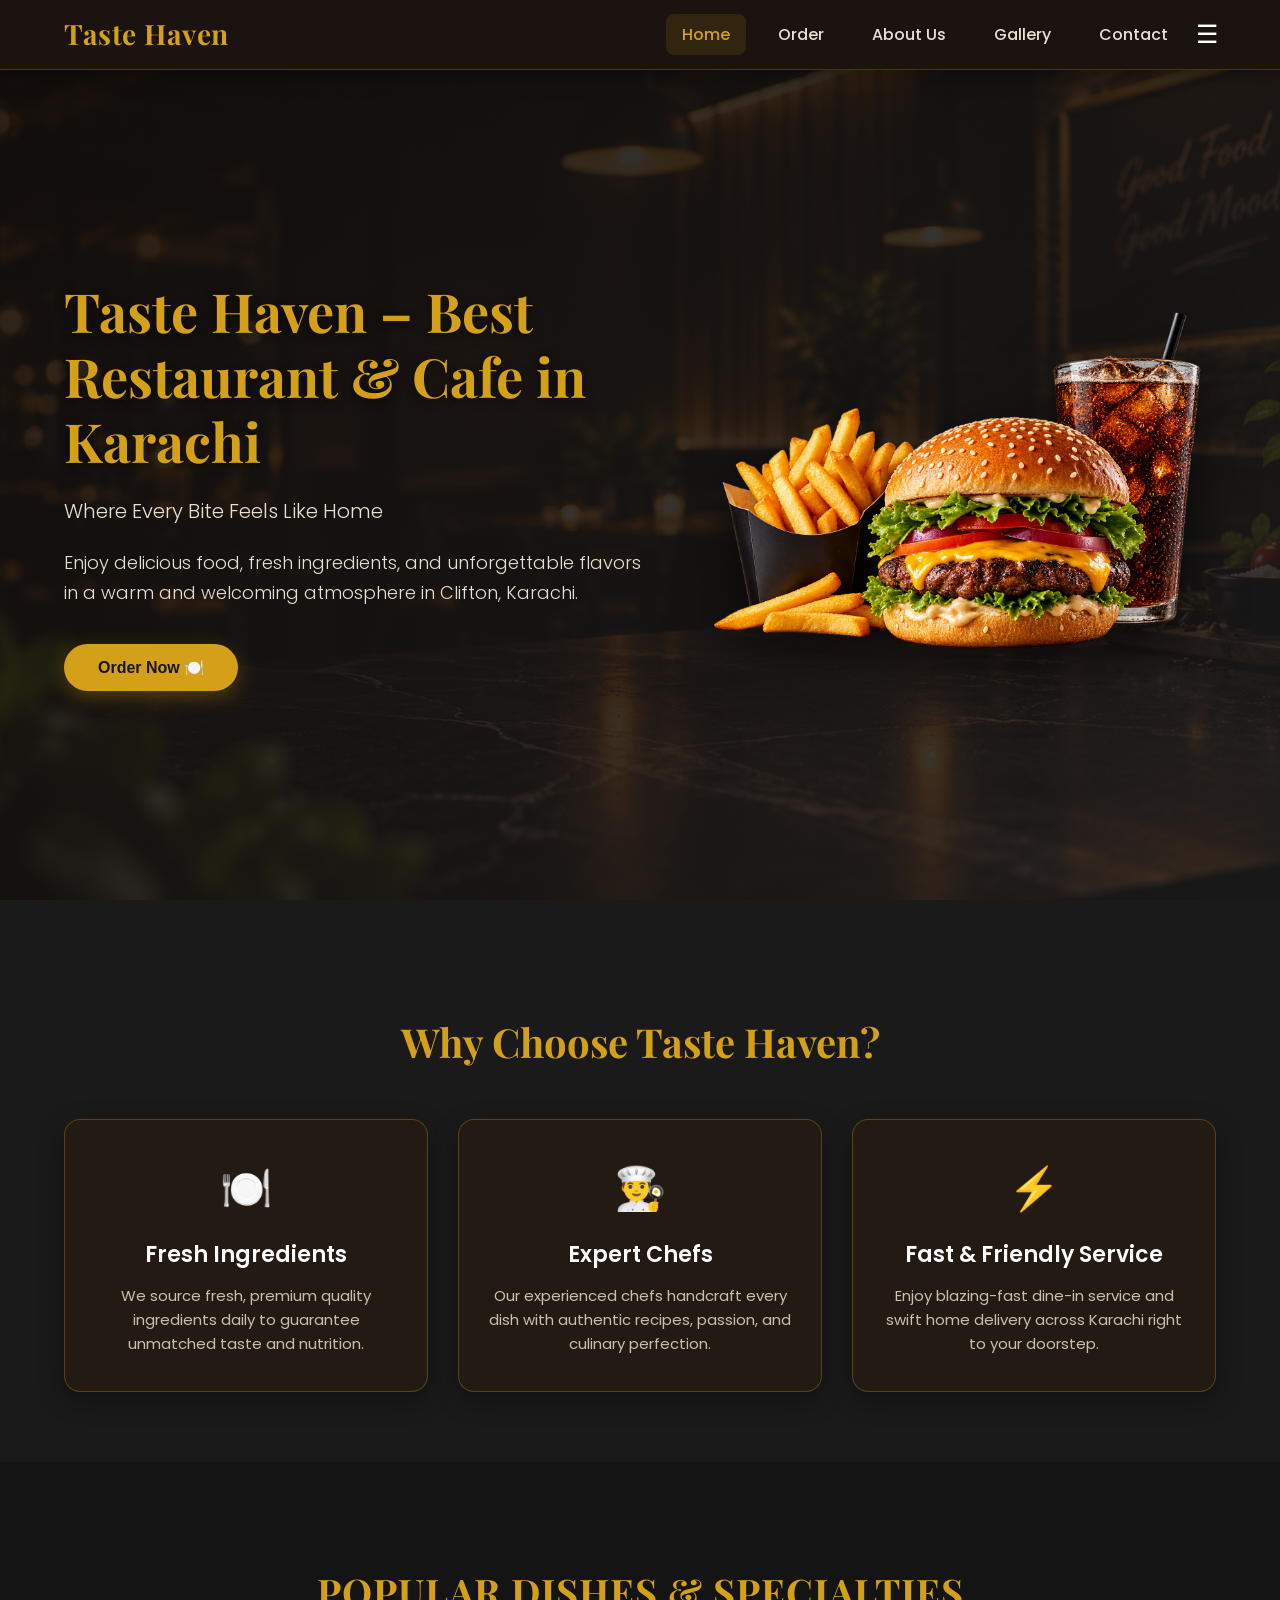
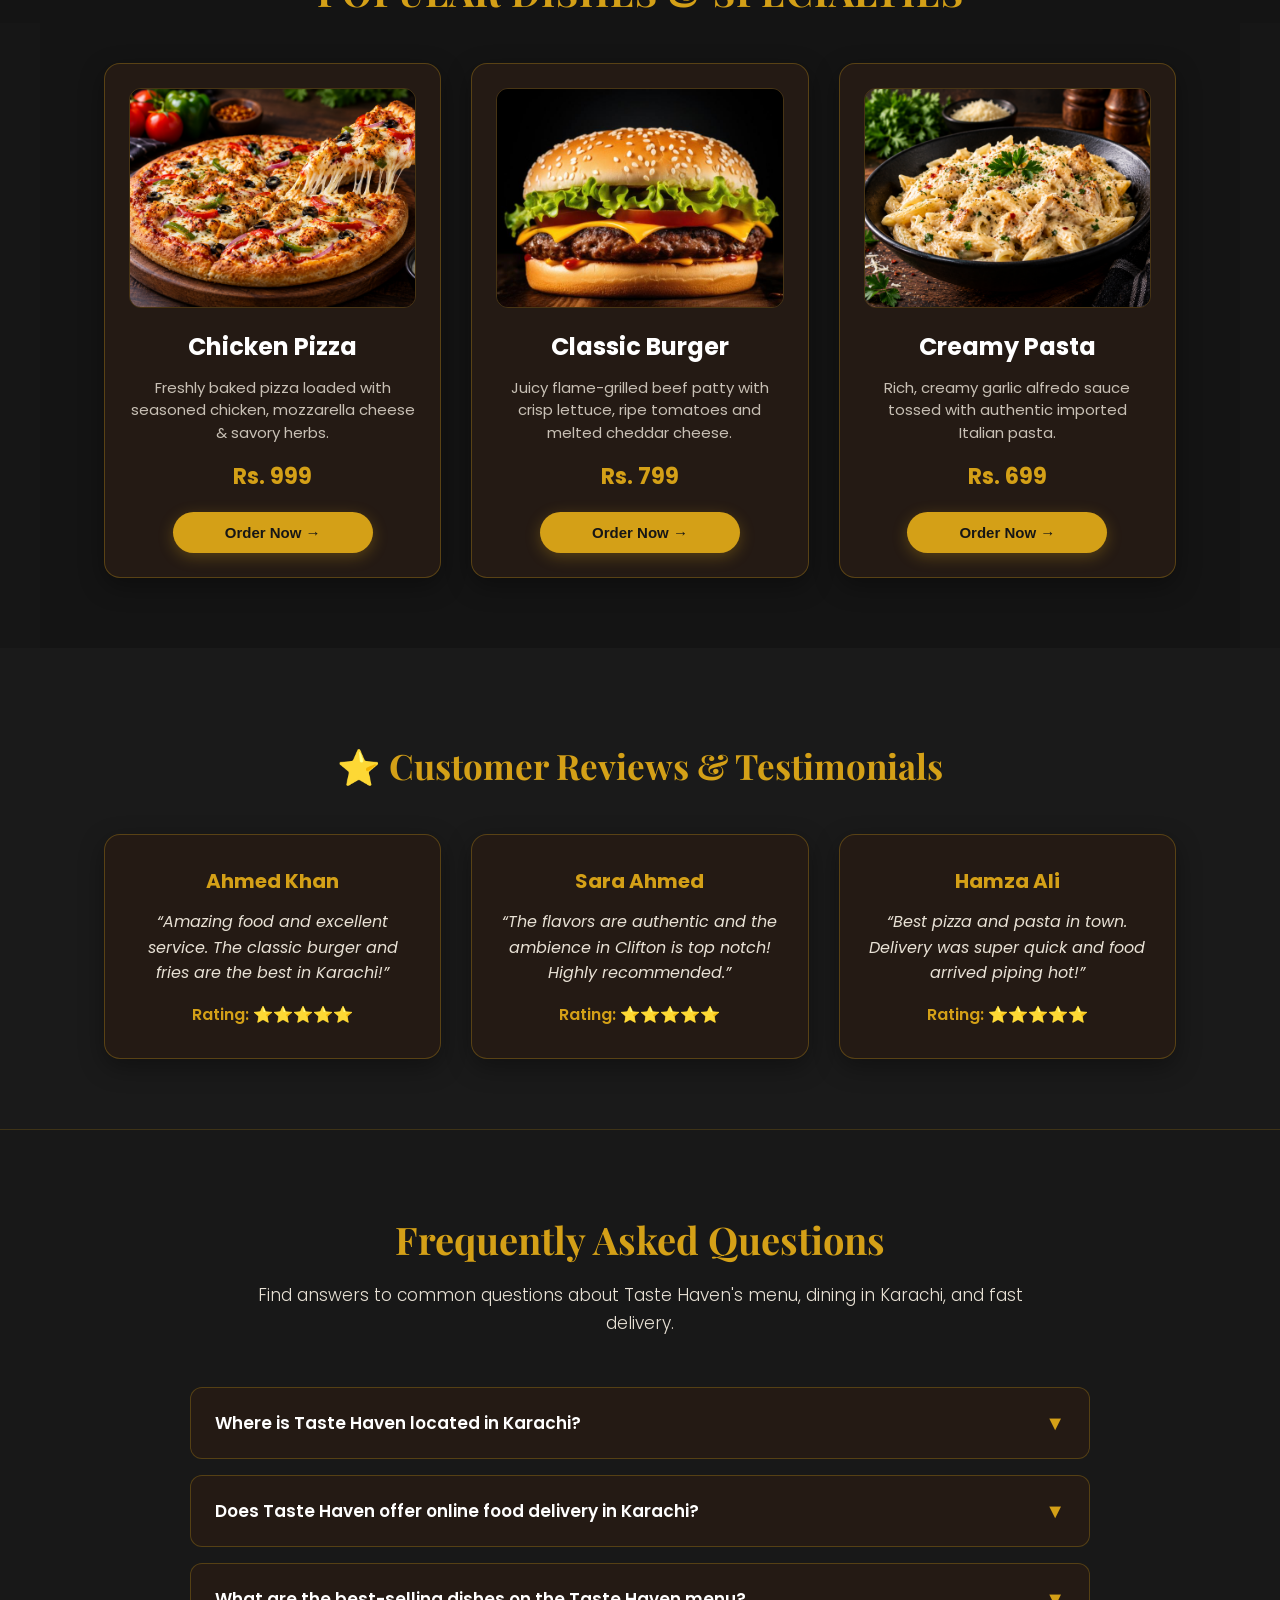
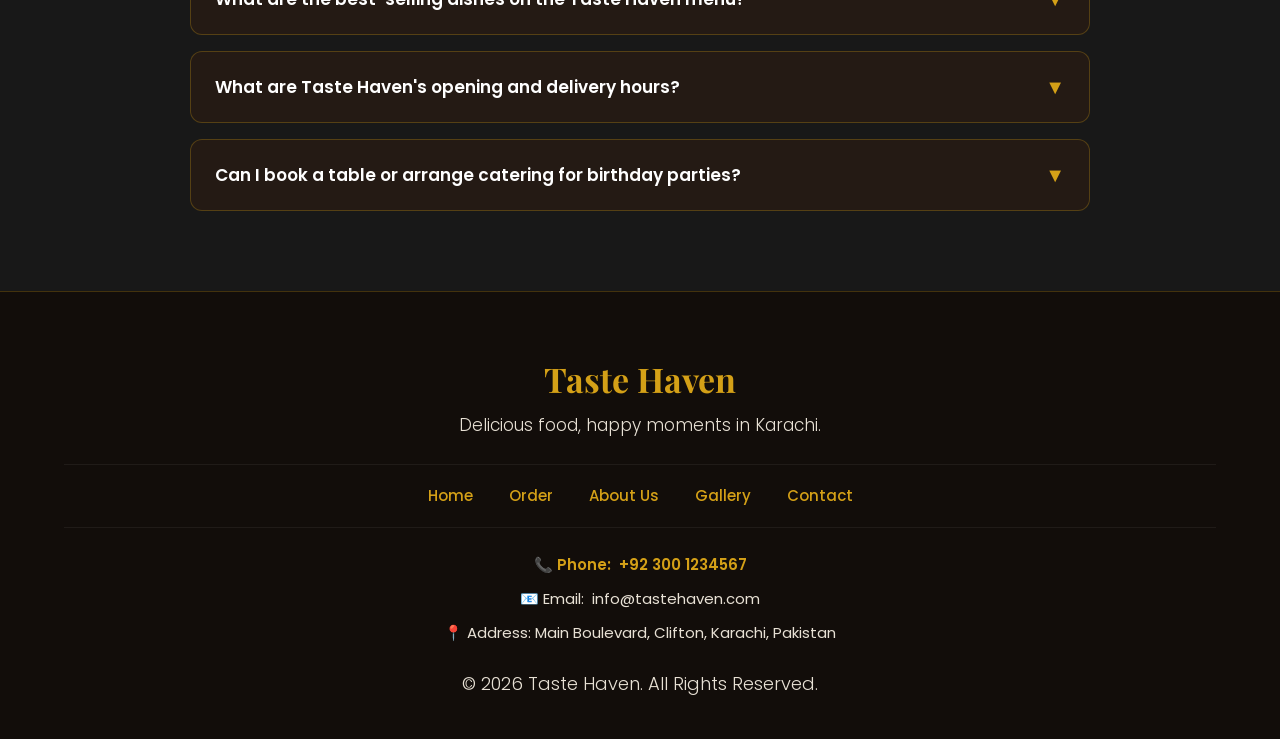
<file: index.html>
<!DOCTYPE html>
<html lang="en">

<head>
    <meta charset="UTF-8">
    <meta name="viewport" content="width=device-width, initial-scale=1.0">
    <title>Taste Haven | Best Restaurant & Cafe in Karachi | Fast Food, Burgers & Pizza</title>
    
    <!-- Meta Descriptions & Search Engine Directives -->
    <meta name="description" content="Taste Haven is the premier restaurant & cafe in Clifton, Karachi. Discover flame-grilled gourmet burgers, artisan Italian pizza, creamy pasta, crispy chicken & fast delivery. Order online!">
    <meta name="keywords" content="Taste Haven, best restaurant in Karachi, cafe in Clifton, fast food Karachi, burgers Karachi, pizza delivery Karachi, Italian pasta Karachi, top food places Karachi, online food delivery">
    <meta name="author" content="Taste Haven">
    <meta name="robots" content="index, follow, max-image-preview:large, max-snippet:-1, max-video-preview:-1">
    
    <!-- Canonical URL -->
    <link rel="canonical" href="https://tastehaven.com/">
    
    <!-- Geo Meta Tags for Local SEO (Karachi, Pakistan) -->
    <meta name="geo.region" content="PK-SD">
    <meta name="geo.placename" content="Karachi">
    <meta name="geo.position" content="24.8607;67.0011">
    <meta name="ICBM" content="24.8607, 67.0011">
    
    <!-- Open Graph / Facebook / WhatsApp -->
    <meta property="og:type" content="restaurant.restaurant">
    <meta property="og:site_name" content="Taste Haven Restaurant">
    <meta property="og:url" content="https://tastehaven.com/">
    <meta property="og:title" content="Taste Haven | Best Restaurant & Cafe in Karachi">
    <meta property="og:description" content="Where every bite feels like home. Enjoy delicious gourmet burgers, artisan pizza, creamy pasta, and unforgettable flavors in Clifton, Karachi.">
    <meta property="og:image" content="https://tastehaven.com/heri%20img.png">
    <meta property="og:locale" content="en_PK">
    
    <!-- Twitter Card -->
    <meta name="twitter:card" content="summary_large_image">
    <meta name="twitter:title" content="Taste Haven | Best Restaurant & Cafe in Karachi">
    <meta name="twitter:description" content="Fresh ingredients, expert chefs, unforgettable food. Order online or visit Taste Haven in Clifton, Karachi!">
    <meta name="twitter:image" content="https://tastehaven.com/heri%20img.png">
    
    <!-- Theme & Mobile Styling -->
    <meta name="theme-color" content="#161616">
    <link rel="stylesheet" href="style.css">
</head>

<body>
    <script src="script.js"></script>
    <header class="container">
        <div class="logo">
            <h2>Taste Haven</h2>
        </div>
        
        <nav class="nav-icons" id="nav-links" aria-label="Main Navigation">
            
            <a href="index.html" class="active">Home</a>
            <a href="shop.html">Order</a>
            <a href="about.html">About Us</a>
            <a href="gallery.html">Gallery</a>
            <a href="contact.html">Contact</a>
            <button class="mnubtn" id="menuBtn">☰</button>
        </nav>
    </header>

    <!-- hero section with Primary H1 -->
    <main>
        <section class="hero" aria-label="Welcome Hero Section">
            <div class="herotext">
                <h1>Taste Haven – Best Restaurant &amp; Cafe in Karachi</h1>
                <p style="color: #E8E1D5; margin: 20px 0; font-size: 20px; font-weight: 300;">Where Every Bite Feels Like Home</p>
                <p style="color: #E8E1D5; margin: 20px 0; font-size: 18px; font-weight: 300;">Enjoy delicious food, fresh ingredients, and unforgettable flavors in a warm and welcoming atmosphere in Clifton, Karachi.</p>
                <a href="shop.html"><button class="btn">Order Now 🍽️</button></a>
            </div>
            <div class="heoimg">
                <img src="heri img.png" alt="Taste Haven Signature Gourmet Burgers and Italian Pizza in Karachi" width="600" height="450">
            </div>
        </section>

        <!-- Why Choose Us section -->
        <section class="card" aria-label="Why Choose Taste Haven">
            <h2 style="text-align: center; font-size: 40px; color: #D4A017; padding-top: 40px;">Why Choose Taste Haven?</h2>
            <div class="card-area">
                <article class="card1">
                    <h2>🍽️</h2>
                    <h3>Fresh Ingredients</h3>
                    <p>We source fresh, premium quality ingredients daily to guarantee unmatched taste and nutrition.</p>
                </article>
                <article class="card2">
                    <h2>👨‍🍳</h2>
                    <h3>Expert Chefs</h3>
                    <p>Our experienced chefs handcraft every dish with authentic recipes, passion, and culinary perfection.</p>
                </article>
                <article class="card3">
                    <h2>⚡</h2>
                    <h3>Fast &amp; Friendly Service</h3>
                    <p>Enjoy blazing-fast dine-in service and swift home delivery across Karachi right to your doorstep.</p>
                </article>
            </div>
        </section>

        <!-- Popular Dishes section -->
        <section aria-label="Popular Dishes">
            <div class="dishescard">
                <h2 style="text-align: center; color: #D4A017; padding-top: 30px;">POPULAR DISHES &amp; SPECIALTIES</h2>
            </div>
            <div class="card-dishes">
                <article class="card-dish1">
                    <img src="pizza img1.png" alt="Freshly Baked Chicken Pizza with Loaded Cheese at Taste Haven Karachi" width="400" height="220" loading="lazy">
                    <h2>Chicken Pizza</h2>
                    <p>Freshly baked pizza loaded with seasoned chicken, mozzarella cheese &amp; savory herbs.</p>
                    <h3>Rs. 999</h3>
                    <button class="btnn1">Order Now →</button>
                </article>
                <article class="card-dish2">
                    <img src="burger1.jpg" alt="Classic Angus Beef Burger with Melted Cheddar at Taste Haven Karachi" width="400" height="220" loading="lazy">
                    <h2>Classic Burger</h2>
                    <p>Juicy flame-grilled beef patty with crisp lettuce, ripe tomatoes and melted cheddar cheese.</p>
                    <h3>Rs. 799</h3>
                    <button class="btnn2">Order Now →</button>
                </article>
                <article class="card-dish3">
                    <img src="pasta1.png" alt="Authentic Creamy Alfredo Italian Pasta at Taste Haven Karachi" width="400" height="220" loading="lazy">
                    <h2>Creamy Pasta</h2>
                    <p>Rich, creamy garlic alfredo sauce tossed with authentic imported Italian pasta.</p>
                    <h3>Rs. 699</h3>
                    <button class="btnn3">Order Now →</button>
                </article>
            </div>
        </section>

        <!-- Customer Reviews section -->
        <section class="Custumur" aria-label="Customer Reviews">
            <h2 style="text-align: center; font-size: 35px; color: #D4A017; padding-top: 30px;">⭐ Customer Reviews &amp; Testimonials</h2>
            <div class="cuscard">
                <div class="cusscard1">
                    <h3>Ahmed Khan</h3>
                    <p>“Amazing food and excellent service. The classic burger and fries are the best in Karachi!”</p>
                    <h4>Rating: ⭐⭐⭐⭐⭐</h4>
                </div>
                <div class="cusscard2">
                    <h3>Sara Ahmed</h3>
                    <p>“The flavors are authentic and the ambience in Clifton is top notch! Highly recommended.”</p>
                    <h4>Rating: ⭐⭐⭐⭐⭐</h4>
                </div>
                <div class="cusscard3">
                    <h3>Hamza Ali</h3>
                    <p>“Best pizza and pasta in town. Delivery was super quick and food arrived piping hot!”</p>
                    <h4>Rating: ⭐⭐⭐⭐⭐</h4>
                </div>
            </div>
        </section>

        <!-- SEO FAQ Section with Rich Answers -->
        <section class="faq-section" id="faq" aria-label="Frequently Asked Questions">
            <div class="faq-header">
                <h2>Frequently Asked Questions</h2>
                <p>Find answers to common questions about Taste Haven's menu, dining in Karachi, and fast delivery.</p>
            </div>
            <div class="faq-container">
                <div class="faq-item">
                    <button class="faq-question" type="button">
                        <span>Where is Taste Haven located in Karachi?</span>
                        <span class="faq-icon">▼</span>
                    </button>
                    <div class="faq-answer">
                        <p>Taste Haven is centrally located at Main Boulevard, Clifton, Karachi, Pakistan. We offer a cozy ambience for dine-in, takeaway counters, and swift door-to-door food delivery.</p>
                    </div>
                </div>
                <div class="faq-item">
                    <button class="faq-question" type="button">
                        <span>Does Taste Haven offer online food delivery in Karachi?</span>
                        <span class="faq-icon">▼</span>
                    </button>
                    <div class="faq-answer">
                        <p>Yes, absolutely! You can browse our online menu on our Order page and place your order directly, or call our hotline at <strong>+92 300 1234567</strong> for quick delivery across Clifton, DHA, and nearby areas.</p>
                    </div>
                </div>
                <div class="faq-item">
                    <button class="faq-question" type="button">
                        <span>What are the best-selling dishes on the Taste Haven menu?</span>
                        <span class="faq-icon">▼</span>
                    </button>
                    <div class="faq-answer">
                        <p>Our top recommended customer favorites are the Classic Flame-Grilled Burger, Authentic Artisan Chicken Pizza, Rich Creamy Alfredo Pasta, and our crispy seasoned French Fries.</p>
                    </div>
                </div>
                <div class="faq-item">
                    <button class="faq-question" type="button">
                        <span>What are Taste Haven's opening and delivery hours?</span>
                        <span class="faq-icon">▼</span>
                    </button>
                    <div class="faq-answer">
                        <p>We are open every day of the week from <strong>12:00 PM (Noon) to 11:30 PM</strong> for both dine-in guests and delivery orders.</p>
                    </div>
                </div>
                <div class="faq-item">
                    <button class="faq-question" type="button">
                        <span>Can I book a table or arrange catering for birthday parties?</span>
                        <span class="faq-icon">▼</span>
                    </button>
                    <div class="faq-answer">
                        <p>Yes! We cater to family gatherings, corporate lunches, and birthday parties. Please visit our Contact page or call <strong>+92 300 1234567</strong> to reserve in advance.</p>
                    </div>
                </div>
            </div>
        </section>
    </main>

    <!-- Semantic Footer with NAP (Name, Address, Phone) -->
    <footer class="footer">
        <div class="footerarea">
            <h2>Taste Haven</h2>
            <h4>Delicious food, happy moments in Karachi.</h4>
        </div>
        <nav class="footerlink" aria-label="Footer Navigation">
            <a href="index.html">Home</a>
            <a href="shop.html">Order</a>
            <a href="about.html">About Us</a>
            <a href="gallery.html">Gallery</a>
            <a href="contact.html">Contact</a>
        </nav>
        <div class="footercontact">
            <h3 style="color: #D4A017; margin: 10px;">📞 Phone: <a href="tel:+923001234567" style="color: #D4A017;">+92 300 1234567</a></h3>
            <h4 style="color: #E8E1D5; text-align: center; margin: 10px;">📧 Email: <a href="mailto:info@tastehaven.com" style="color: #E8E1D5;">info@tastehaven.com</a></h4>
            <h5 style="color: #E8E1D5; text-align: center; margin: 10px;">📍 Address: Main Boulevard, Clifton, Karachi, Pakistan</h5>
            <h2 style="color: #E8E1D5; text-align: center; margin: 10px; font-size: 18px;">© 2026 Taste Haven. All Rights Reserved.</h2>
        </div>
    </footer>
</body>

</html>
</file>
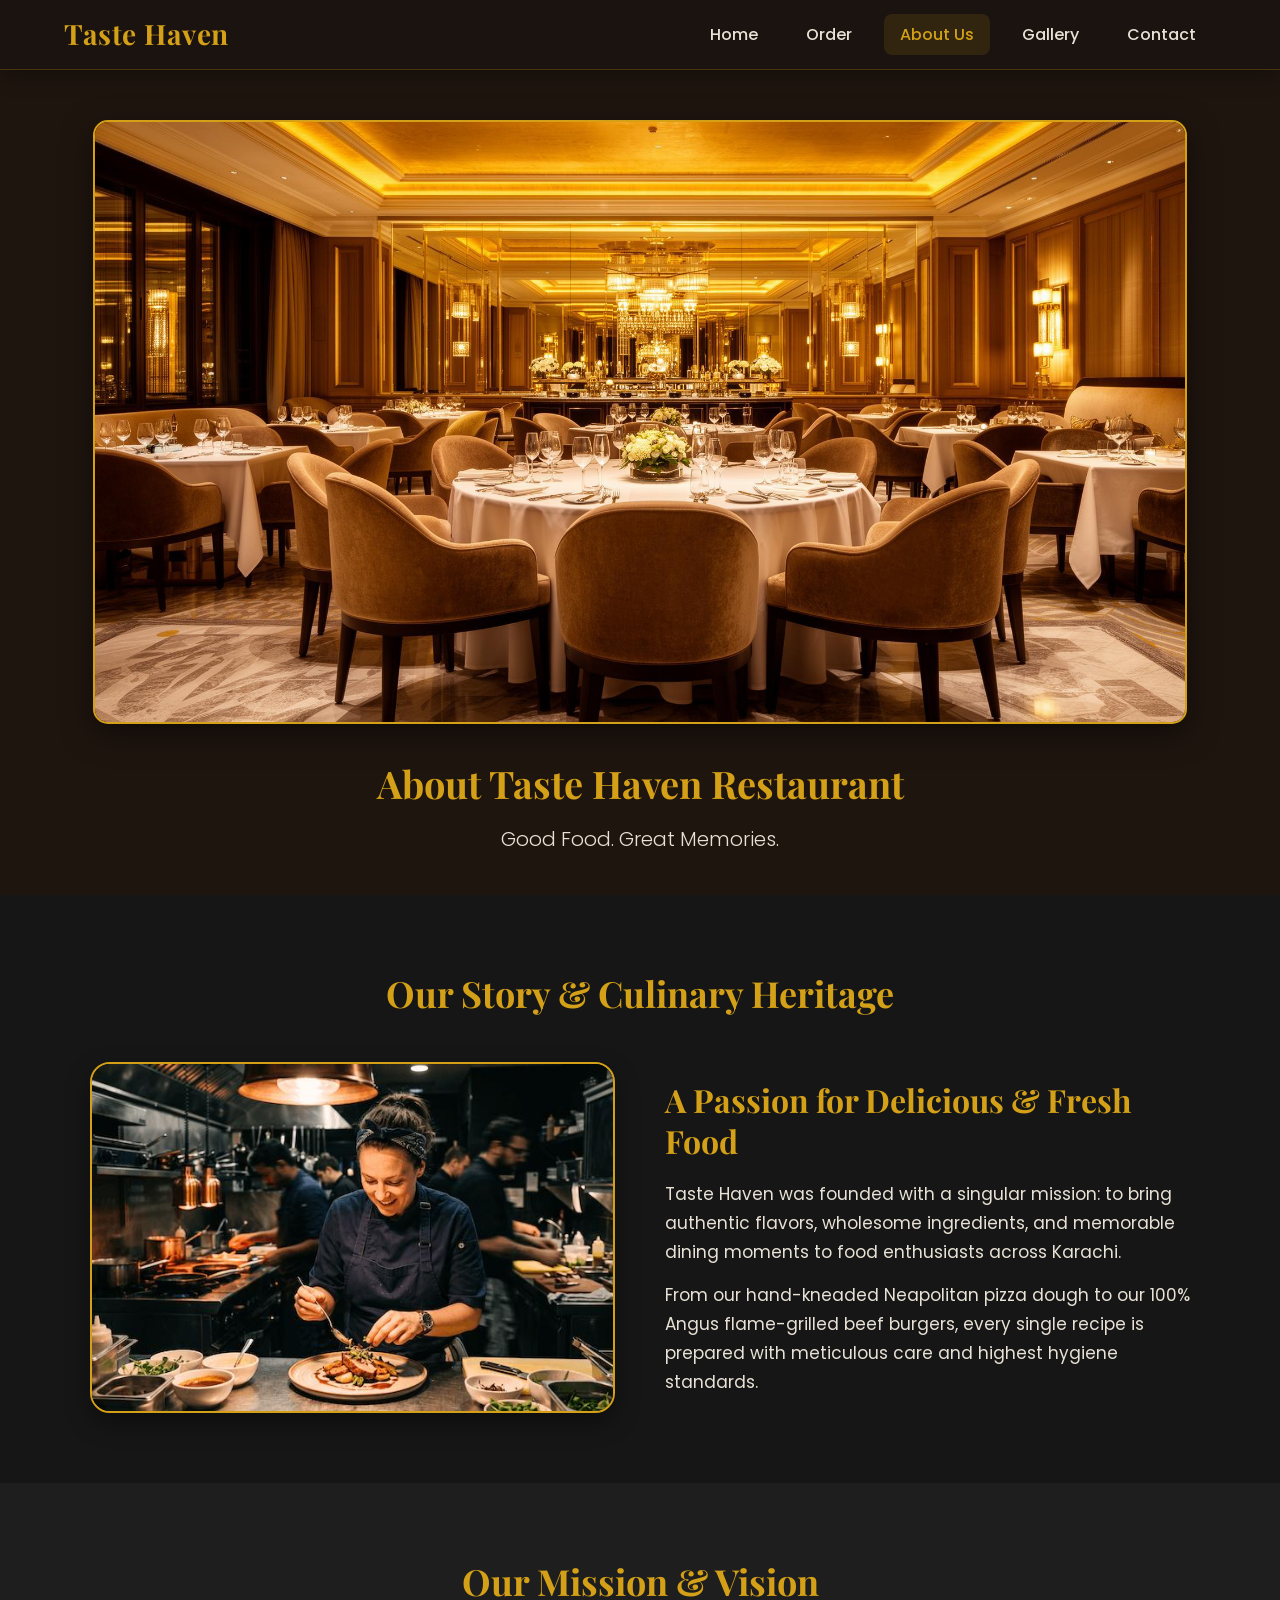
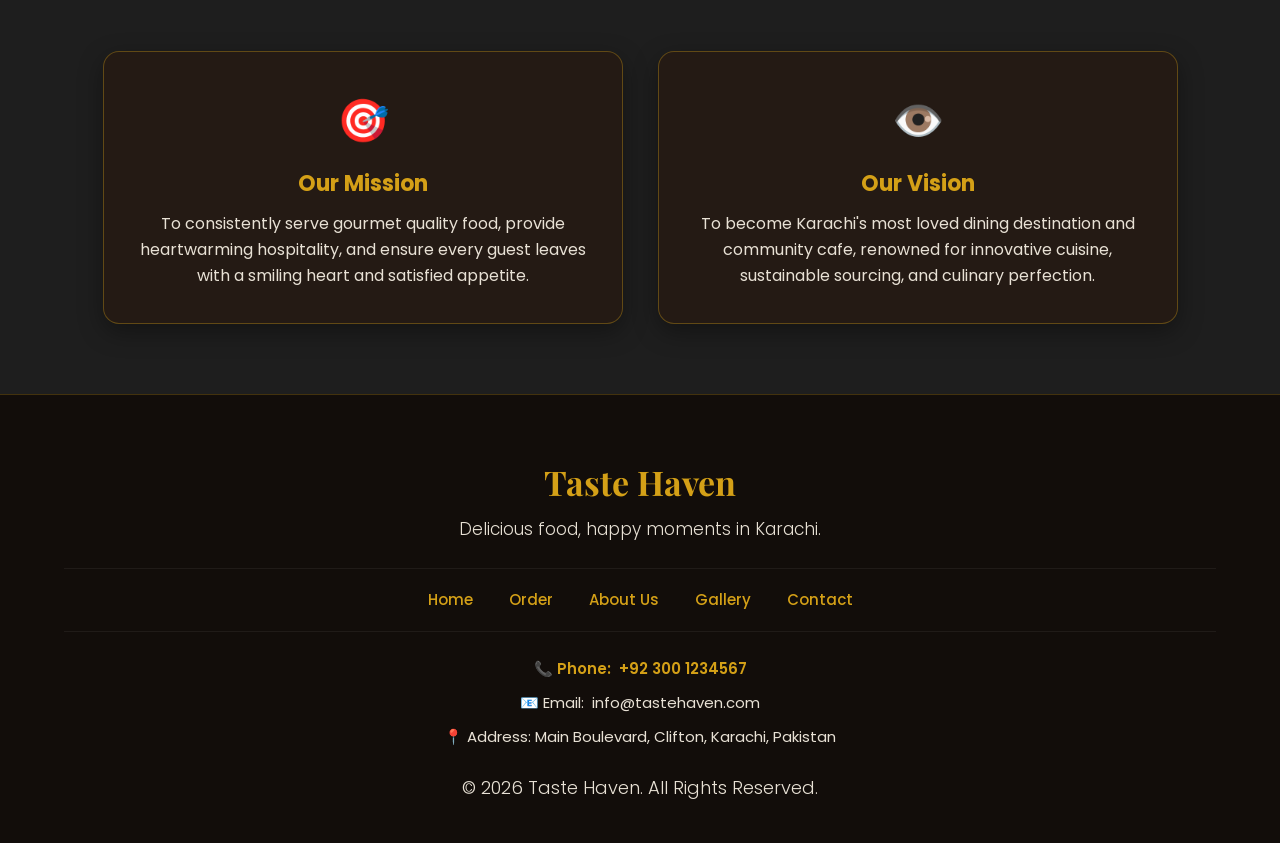
<file: about.html>
<!DOCTYPE html>
<html lang="en">

<head>
    <meta charset="UTF-8">
    <meta name="viewport" content="width=device-width, initial-scale=1.0">
    <title>About Us | Taste Haven - Top Rated Restaurant &amp; Cafe in Karachi</title>
    
    <!-- Meta Descriptions & Directives -->
    <meta name="description" content="Discover the story behind Taste Haven, Karachi's favorite dining cafe. Learn about our commitment to fresh ingredients, expert chefs, hygienic cooking, and warm hospitality in Clifton.">
    <meta name="keywords" content="about Taste Haven, restaurant Karachi, best cafe in Karachi, dining experience Clifton, expert chefs Karachi, fresh food Karachi">
    <meta name="author" content="Taste Haven">
    <meta name="robots" content="index, follow, max-image-preview:large, max-snippet:-1, max-video-preview:-1">
    
    <!-- Canonical URL -->
    <link rel="canonical" href="https://tastehaven.com/about.html">
    
    <!-- Geo Meta Tags for Local SEO -->
    <meta name="geo.region" content="PK-SD">
    <meta name="geo.placename" content="Karachi">
    <meta name="geo.position" content="24.8607;67.0011">
    <meta name="ICBM" content="24.8607, 67.0011">
    
    <!-- Open Graph / Facebook -->
    <meta property="og:type" content="restaurant.restaurant">
    <meta property="og:site_name" content="Taste Haven Restaurant">
    <meta property="og:url" content="https://tastehaven.com/about.html">
    <meta property="og:title" content="About Us | Taste Haven - Top Rated Restaurant &amp; Cafe in Karachi">
    <meta property="og:description" content="Good Food. Great Memories. Learn how Taste Haven became Karachi's favorite cafe for burgers, pizza, and Italian pasta.">
    <meta property="og:image" content="https://tastehaven.com/herroimg.jpg">
    <meta property="og:locale" content="en_PK">
    
    <!-- Twitter Card -->
    <meta name="twitter:card" content="summary_large_image">
    <meta name="twitter:title" content="About Us | Taste Haven Restaurant Karachi">
    <meta name="twitter:description" content="Our passion for fresh ingredients, expert chefs, and memorable dining experiences in Clifton, Karachi.">
    <meta name="twitter:image" content="https://tastehaven.com/herroimg.jpg">
    
    <meta name="theme-color" content="#161616">
    <link rel="stylesheet" href="style.css">
</head>

<body>
     <script src="script.js"></script>
    <header class="container">
        <div class="logo">
            <h2>Taste Haven</h2>
        </div>
        <button id="menu-toggle" aria-label="Toggle navigation menu">☰</button>
        <nav class="nav-icons" id="nav-links" aria-label="Main Navigation">
            <a href="index.html">Home</a>
            <a href="shop.html">Order</a>
            <a href="about.html" class="active">About Us</a>
            <a href="gallery.html">Gallery</a>
            <a href="contact.html">Contact</a>
        </nav>
    </header>

    <main>
        <!-- Hero Image & Introduction -->
        <section class="heroimg" aria-label="About Taste Haven Introduction">
            <img style="border: 2px solid #D4A017; border-radius: 15px; max-width: 95%; height: auto;" src="herroimg.jpg" alt="Taste Haven Restaurant Interior &amp; Dining Ambience in Clifton Karachi" width="1000" height="500">
            <div class="next-sec">
                <div class="nexr-sec-text">
                    <h1>About Taste Haven Restaurant</h1>
                    <p>Good Food. Great Memories.</p>
                </div>
            </div>
        </section>

        <!-- Our Story Section -->
        <section class="story" aria-label="Our Culinary Story">
            <div class="story-text">
                <h2>Our Story &amp; Culinary Heritage</h2>
            </div>
            <div class="story-material">
                <div class="story-img">
                    <img src="story img.jpg" alt="Our Story - Passion for Fresh Quality Food at Taste Haven Karachi" style="width: 100%; max-width: 550px; border-radius: 20px; display: block; border: 2px solid #D4A017;">
                </div>
                <div class="story-text1">
                    <h2>A Passion for Delicious &amp; Fresh Food</h2>
                    <p>Taste Haven was founded with a singular mission: to bring authentic flavors, wholesome ingredients, and memorable dining moments to food enthusiasts across Karachi.</p>
                    <p style="margin-top: 15px;">From our hand-kneaded Neapolitan pizza dough to our 100% Angus flame-grilled beef burgers, every single recipe is prepared with meticulous care and highest hygiene standards.</p>
                </div>
            </div>
        </section>

        <!-- Mission & Vision Section -->
        <section class="mission" aria-label="Mission and Vision">
            <div class="mission-text">
                <h2>Our Mission &amp; Vision</h2>
            </div>
            <div class="mission-card">
                <article class="mission-card1">
                    <h2>🎯</h2>
                    <h3>Our Mission</h3>
                    <p>To consistently serve gourmet quality food, provide heartwarming hospitality, and ensure every guest leaves with a smiling heart and satisfied appetite.</p>
                </article>
                <article class="mission-card2">
                    <h2>👁️</h2>
                    <h3>Our Vision</h3>
                    <p>To become Karachi's most loved dining destination and community cafe, renowned for innovative cuisine, sustainable sourcing, and culinary perfection.</p>
                </article>
            </div>
        </section>
    </main>

    <!-- Semantic Footer with NAP -->
    <footer class="footer">
        <div class="footerarea">
            <h2>Taste Haven</h2>
            <h4>Delicious food, happy moments in Karachi.</h4>
        </div>
        <nav class="footerlink" aria-label="Footer Navigation">
            <a href="index.html">Home</a>
            <a href="shop.html">Order</a>
            <a href="about.html">About Us</a>
            <a href="gallery.html">Gallery</a>
            <a href="contact.html">Contact</a>
        </nav>
        <div class="footercontact">
            <h3 style="color: #D4A017; margin: 10px;">📞 Phone: <a href="tel:+923001234567" style="color: #D4A017;">+92 300 1234567</a></h3>
            <h4 style="color: #E8E1D5; text-align: center; margin: 10px;">📧 Email: <a href="mailto:info@tastehaven.com" style="color: #E8E1D5;">info@tastehaven.com</a></h4>
            <h5 style="color: #E8E1D5; text-align: center; margin: 10px;">📍 Address: Main Boulevard, Clifton, Karachi, Pakistan</h5>
            <h2 style="color: #E8E1D5; text-align: center; margin: 10px; font-size: 18px;">© 2026 Taste Haven. All Rights Reserved.</h2>
        </div>
    </footer>
</body>

</html>
</file>
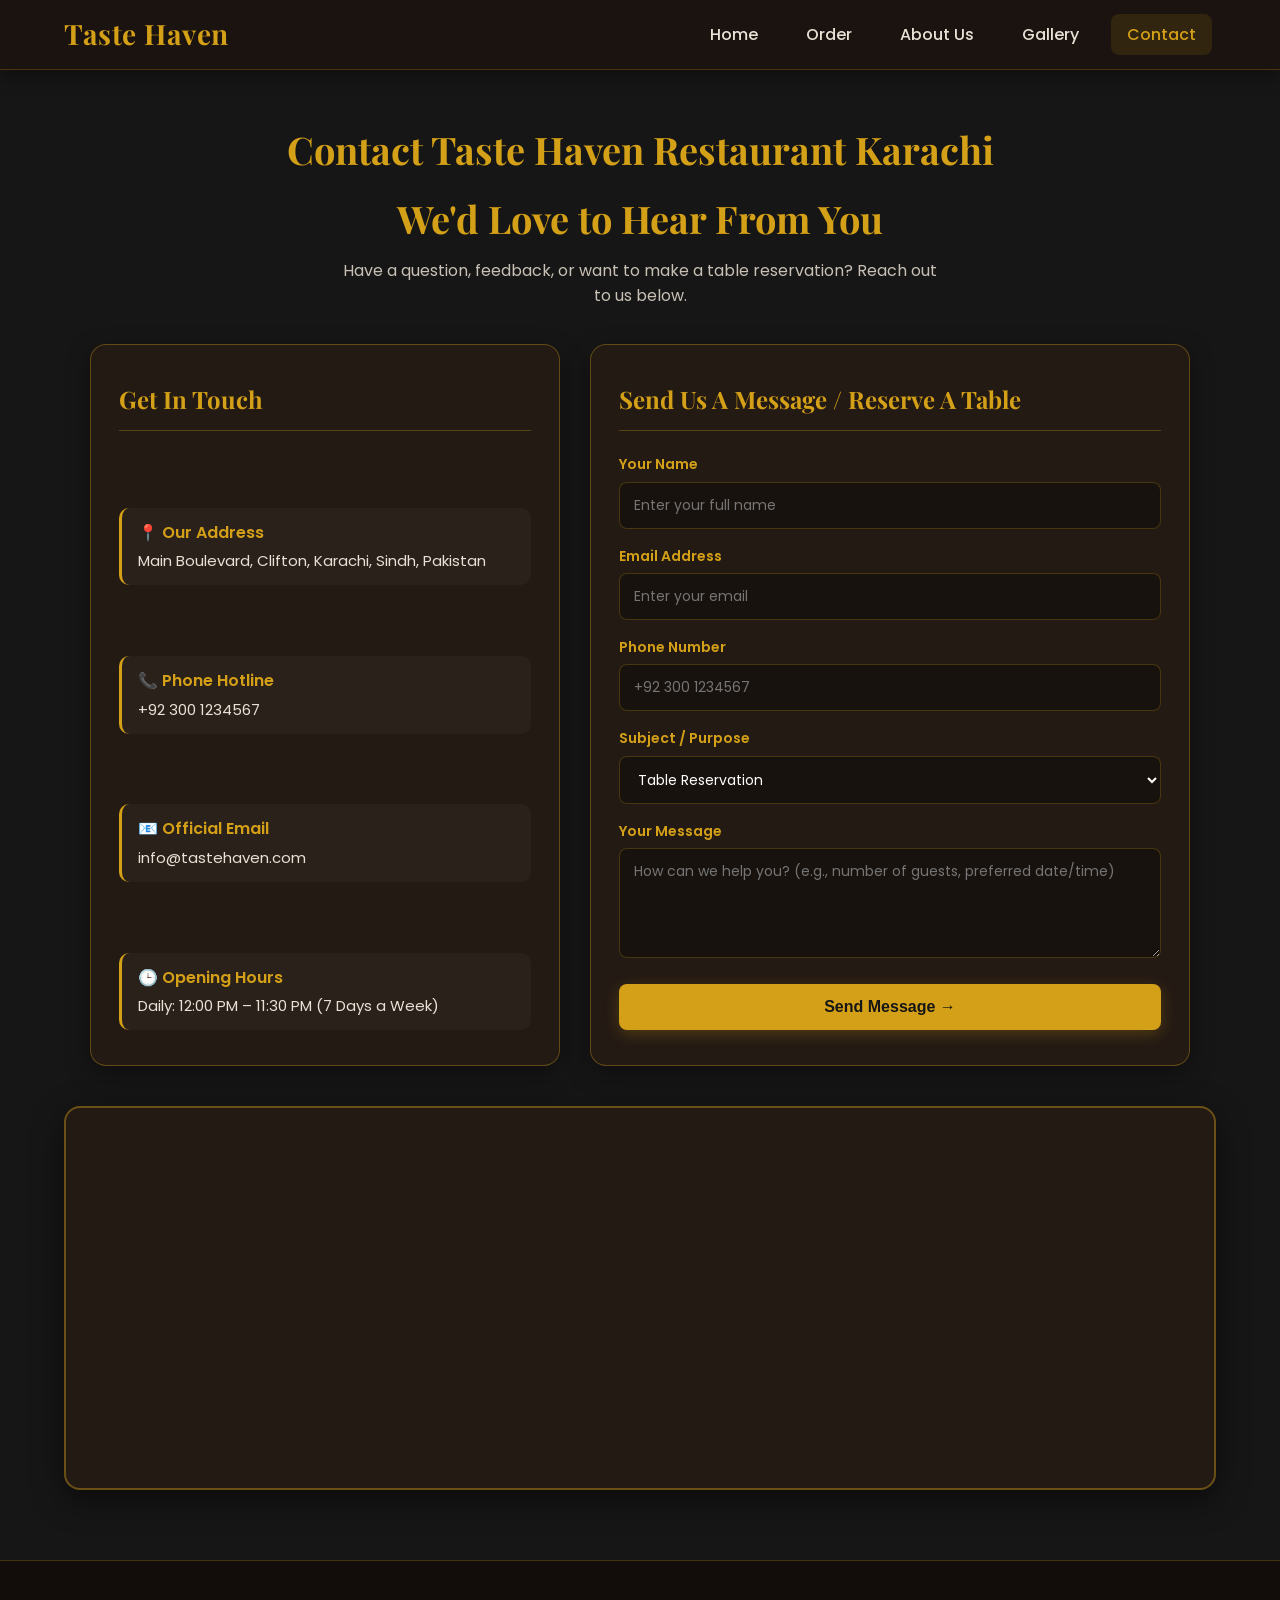
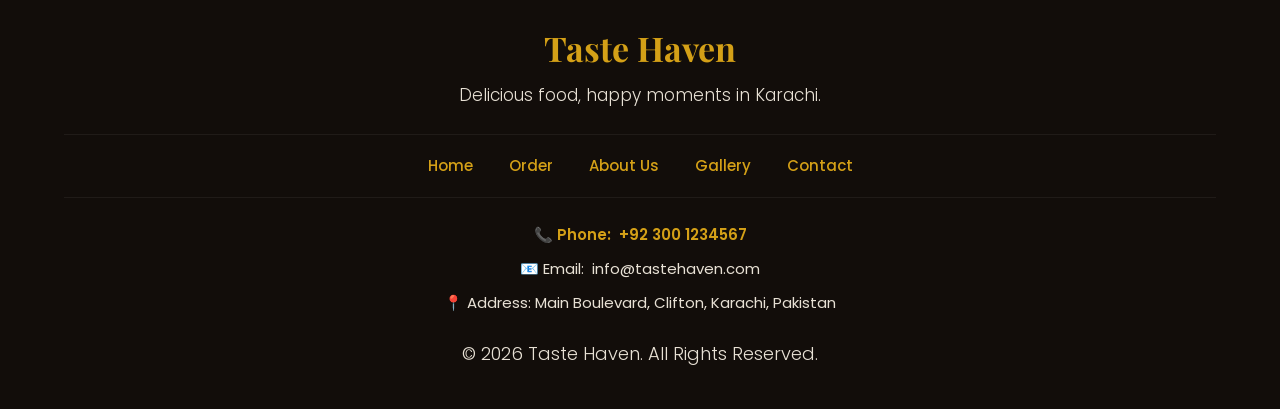
<file: contact.html>
<!DOCTYPE html>
<html lang="en">

<head>
    <meta charset="UTF-8">
    <meta name="viewport" content="width=device-width, initial-scale=1.0">
    <title>Contact Us &amp; Table Reservations | Taste Haven Restaurant Karachi</title>
    
    <!-- Meta Descriptions & Search Engine Directives -->
    <meta name="description" content="Contact Taste Haven in Clifton, Karachi for table reservations, catering, private parties, or online food inquiries. Call +92 300 1234567 or visit us today!">
    <meta name="keywords" content="contact Taste Haven, restaurant Clifton Karachi, table reservation Karachi, Taste Haven phone number, restaurant address Clifton, catering services Karachi">
    <meta name="author" content="Taste Haven">
    <meta name="robots" content="index, follow, max-image-preview:large, max-snippet:-1, max-video-preview:-1">
    
    <!-- Canonical URL -->
    <link rel="canonical" href="https://tastehaven.com/contact.html">
    
    <!-- Geo Meta Tags for Local SEO -->
    <meta name="geo.region" content="PK-SD">
    <meta name="geo.placename" content="Karachi">
    <meta name="geo.position" content="24.8607;67.0011">
    <meta name="ICBM" content="24.8607, 67.0011">
    
    <!-- Open Graph / Facebook -->
    <meta property="og:type" content="restaurant.restaurant">
    <meta property="og:site_name" content="Taste Haven Restaurant">
    <meta property="og:url" content="https://tastehaven.com/contact.html">
    <meta property="og:title" content="Contact Us &amp; Table Reservations | Taste Haven Karachi">
    <meta property="og:description" content="Have a question or want to book a table? Contact Taste Haven at Main Boulevard, Clifton, Karachi.">
    <meta property="og:image" content="https://tastehaven.com/heri%20img.png">
    <meta property="og:locale" content="en_PK">
    
    <!-- Twitter Card -->
    <meta name="twitter:card" content="summary_large_image">
    <meta name="twitter:title" content="Contact Taste Haven Restaurant Karachi">
    <meta name="twitter:description" content="Table reservations, delivery queries & party catering in Clifton, Karachi. Get in touch!">
    <meta name="twitter:image" content="https://tastehaven.com/heri%20img.png">
    
    <meta name="theme-color" content="#161616">
    <link rel="stylesheet" href="style.css">
</head>

<body>
    <header class="container">
        <div class="logo">
            <h2>Taste Haven</h2>
        </div>
        <button id="menu-toggle" aria-label="Toggle navigation menu">☰</button>
        <nav class="nav-icons" id="nav-links" aria-label="Main Navigation">
            <a href="index.html">Home</a>
            <a href="shop.html">Order</a>
            <a href="about.html">About Us</a>
            <a href="gallery.html">Gallery</a>
            <a href="contact.html" class="active">Contact</a>
        </nav>
    </header>

    <main>
        <div class="contact-title">
            <div class="contact-page">
                <h1>Contact Taste Haven Restaurant Karachi</h1>
                <h2>We'd Love to Hear From You</h2>
                <p>Have a question, feedback, or want to make a table reservation? Reach out to us below.</p>
            </div>
             
            <div class="contact-wrapper">
                <!-- Contact Details Card -->
                <section class="contact-info-box" aria-label="Contact Information">
                    <h2>Get In Touch</h2>
                    <div class="info-item">
                        <h3>📍 Our Address</h3>
                        <p>Main Boulevard, Clifton, Karachi, Sindh, Pakistan</p>
                    </div>
                    <div class="info-item">
                        <h3>📞 Phone Hotline</h3>
                        <p><a href="tel:+923001234567" style="color: #E8E1D5;">+92 300 1234567</a></p>
                    </div>
                    <div class="info-item">
                        <h3>📧 Official Email</h3>
                        <p><a href="mailto:info@tastehaven.com" style="color: #E8E1D5;">info@tastehaven.com</a></p>
                    </div>
                    <div class="info-item">
                        <h3>🕒 Opening Hours</h3>
                        <p>Daily: 12:00 PM – 11:30 PM (7 Days a Week)</p>
                    </div>
                </section>

                <!-- Contact Form Card -->
                <section class="contact-form-box" aria-label="Reservation and Contact Form">
                    <h2>Send Us A Message / Reserve A Table</h2>
                    <form class="contact-form">
                        <div class="form-group">
                            <label for="name">Your Name</label>
                            <input type="text" id="name" placeholder="Enter your full name" required>
                        </div>
                        <div class="form-group">
                            <label for="email">Email Address</label>
                            <input type="email" id="email" placeholder="Enter your email" required>
                        </div>
                        <div class="form-group">
                            <label for="phone">Phone Number</label>
                            <input type="tel" id="phone" placeholder="+92 300 1234567">
                        </div>
                        <div class="form-group">
                            <label for="subject">Subject / Purpose</label>
                            <select id="subject">
                                <option value="reservation">Table Reservation</option>
                                <option value="order">Order Inquiry</option>
                                <option value="catering">Event Catering</option>
                                <option value="feedback">Feedback &amp; Review</option>
                            </select>
                        </div>
                        <div class="form-group full-width">
                            <label for="message">Your Message</label>
                            <textarea id="message" rows="4" placeholder="How can we help you? (e.g., number of guests, preferred date/time)" required></textarea>
                        </div>
                        <button type="submit" class="contact-submit-btn">Send Message →</button>
                    </form>
                </section>
            </div>

            <!-- Google Maps Embed for Clifton Karachi Local SEO -->
            <div class="map-embed-container" aria-label="Google Maps Location">
                <iframe 
                    title="Taste Haven Clifton Karachi Location Map"
                    src="https://www.google.com/maps/embed?pb=!1m18!1m12!1m3!1d14485.498479532824!2d67.0255475!3d24.8166548!2m3!1f0!2f0!3f0!3m2!1i1024!2i768!4f13.1!3m3!1m2!1s0x3eb33ddb5dbb3203%3A0xb35a7bc211603ba0!2sClifton%2C%20Karachi%2C%20Karachi%20City%2C%20Sindh!5e0!3m2!1sen!2s!4v1700000000000!5m2!1sen!2s" 
                    loading="lazy" 
                    allowfullscreen="" 
                    referrerpolicy="no-referrer-when-downgrade">
                </iframe>
            </div>
        </div>
    </main>

    <!-- Semantic Footer with NAP -->
    <footer class="footer">
        <div class="footerarea">
            <h2>Taste Haven</h2>
            <h4>Delicious food, happy moments in Karachi.</h4>
        </div>
        <nav class="footerlink" aria-label="Footer Navigation">
            <a href="index.html">Home</a>
            <a href="shop.html">Order</a>
            <a href="about.html">About Us</a>
            <a href="gallery.html">Gallery</a>
            <a href="contact.html" class="active">Contact</a>
        </nav>
        <div class="footercontact">
            <h3 style="color: #D4A017; margin: 10px;">📞 Phone: <a href="tel:+923001234567" style="color: #D4A017;">+92 300 1234567</a></h3>
            <h4 style="color: #E8E1D5; text-align: center; margin: 10px;">📧 Email: <a href="mailto:info@tastehaven.com" style="color: #E8E1D5;">info@tastehaven.com</a></h4>
            <h5 style="color: #E8E1D5; text-align: center; margin: 10px;">📍 Address: Main Boulevard, Clifton, Karachi, Pakistan</h5>
            <h2 style="color: #E8E1D5; text-align: center; margin: 10px; font-size: 18px;">© 2026 Taste Haven. All Rights Reserved.</h2>
        </div>
    </footer>
     <script src="script.js"></script>
</body>
</html>
</file>
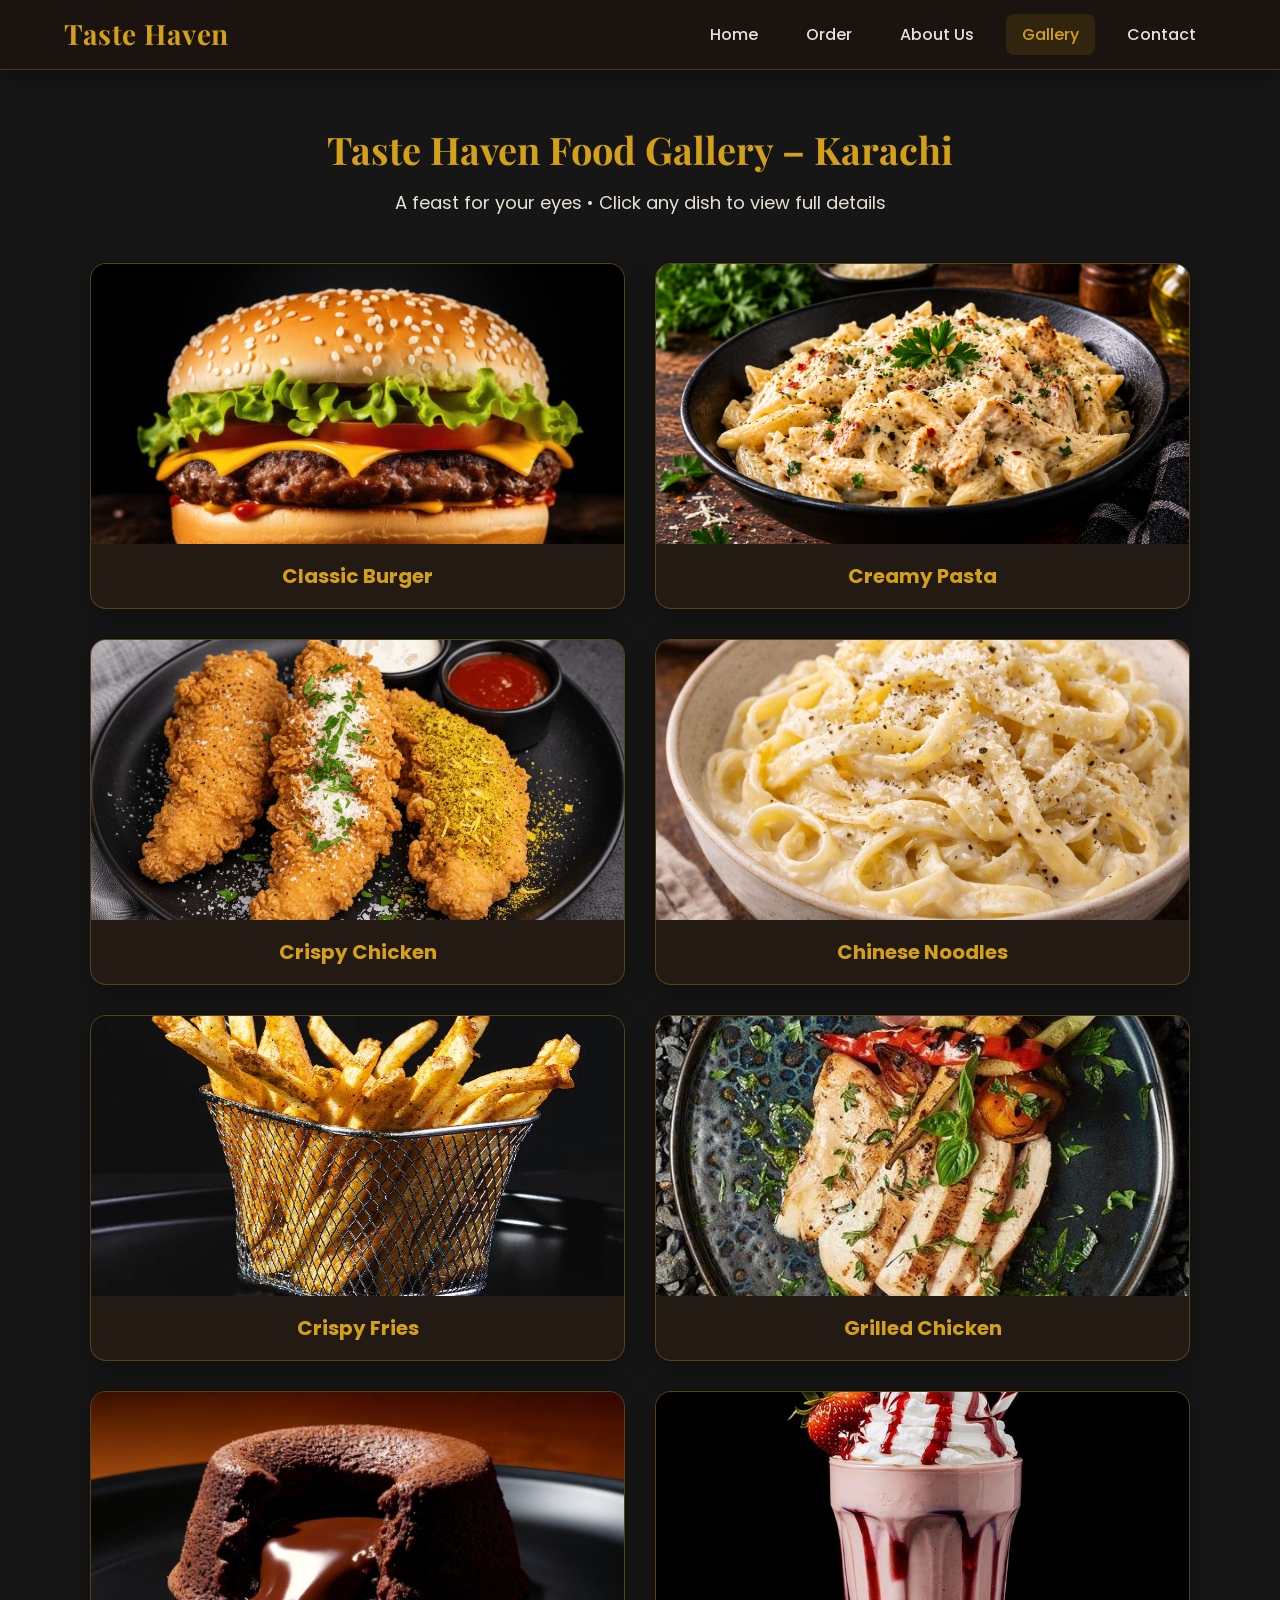
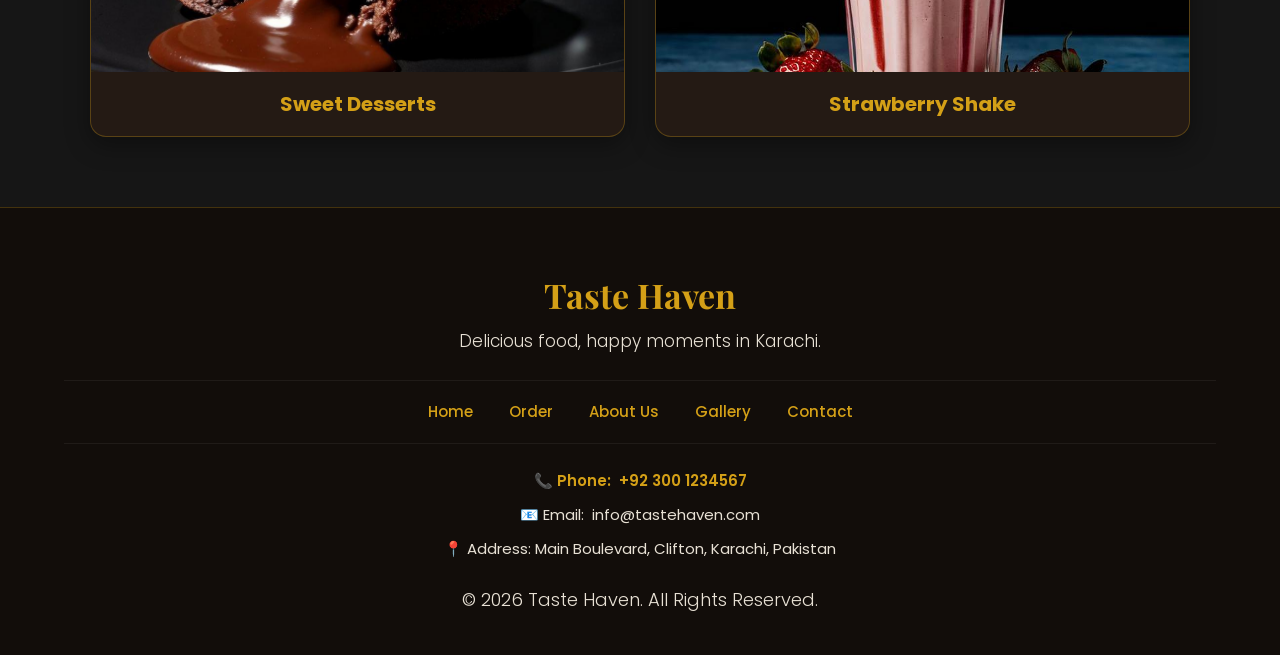
<file: gallery.html>
<!DOCTYPE html>
<html lang="en">

<head>
    <meta charset="UTF-8">
    <meta name="viewport" content="width=device-width, initial-scale=1.0">
    <title>Food Gallery | Taste Haven Restaurant Karachi - Delicious Dishes</title>
    
    <!-- Meta Descriptions & Search Engine Directives -->
    <meta name="description" content="Explore the mouthwatering food gallery of Taste Haven Karachi. High-definition photos of gourmet burgers, artisan pizza, creamy pasta, crispy chicken tenders and desserts in Clifton.">
    <meta name="keywords" content="food gallery Karachi, Taste Haven photos, burger pictures Karachi, pizza gallery Karachi, restaurant photos Clifton, pasta pictures">
    <meta name="author" content="Taste Haven">
    <meta name="robots" content="index, follow, max-image-preview:large, max-snippet:-1, max-video-preview:-1">
    
    <!-- Canonical URL -->
    <link rel="canonical" href="https://tastehaven.com/gallery.html">
    
    <!-- Geo Meta Tags for Local SEO -->
    <meta name="geo.region" content="PK-SD">
    <meta name="geo.placename" content="Karachi">
    <meta name="geo.position" content="24.8607;67.0011">
    <meta name="ICBM" content="24.8607, 67.0011">
    
    <!-- Open Graph / Facebook -->
    <meta property="og:type" content="restaurant.restaurant">
    <meta property="og:site_name" content="Taste Haven Restaurant">
    <meta property="og:url" content="https://tastehaven.com/gallery.html">
    <meta property="og:title" content="Food Gallery | Taste Haven Restaurant Karachi - Delicious Dishes">
    <meta property="og:description" content="A visual feast! Browse photos of freshly prepared burgers, pizzas, pastas and shakes at Taste Haven Karachi.">
    <meta property="og:image" content="https://tastehaven.com/burger1.jpg">
    <meta property="og:locale" content="en_PK">
    
    <!-- Twitter Card -->
    <meta name="twitter:card" content="summary_large_image">
    <meta name="twitter:title" content="Taste Haven Food Gallery - Karachi">
    <meta name="twitter:description" content="Feast your eyes on our mouthwatering gourmet dishes and desserts in Clifton, Karachi.">
    <meta name="twitter:image" content="https://tastehaven.com/burger1.jpg">
    
    <meta name="theme-color" content="#161616">
    <link rel="stylesheet" href="style.css">
</head>

<body>
     <script src="script.js"></script>
    <header class="container">
        <div class="logo">
            <h2>Taste Haven</h2>
        </div>
        <button id="menu-toggle" aria-label="Toggle navigation menu">☰</button>
        <nav class="nav-icons" id="nav-links" aria-label="Main Navigation">
            <a href="index.html">Home</a>
            <a href="shop.html">Order</a>
            <a href="about.html">About Us</a>
            <a href="gallery.html" class="active">Gallery</a>
            <a href="contact.html">Contact</a>
        </nav>
    </header>

    <main>
        <section class="img-hero" aria-label="Food Gallery Grid">
            <div class="img-hero-text">
                <h1>Taste Haven Food Gallery – Karachi</h1>
                <p>A feast for your eyes • Click any dish to view full details</p>
            </div>
            <div class="img-hero-images">
                <article class="img-hero-images1">
                    <img src="burger1.jpg" alt="Classic Gourmet Angus Beef Burger with Cheddar Cheese - Taste Haven Karachi" width="600" height="280" loading="lazy">
                    <h2>Classic Burger</h2>
                </article>
                <article class="img-hero-images2">
                    <img src="pasta1.png" alt="Creamy Fettuccine Alfredo Pasta with Italian Herbs - Taste Haven Karachi" width="600" height="280" loading="lazy">
                    <h2>Creamy Pasta</h2>
                </article>
                <article class="img-hero-images3">
                    <img src="crispy chicken.jpg" alt="Golden Crispy Fried Chicken Tenders with Dip - Taste Haven Karachi" width="600" height="280" loading="lazy">
                    <h2>Crispy Chicken</h2>
                </article>
                <article class="img-hero-images4">
                    <img src="order-pasta.jpg" alt="Wok-tossed Sizzling Chinese Style Stir Fry Noodles - Taste Haven Karachi" width="600" height="280" loading="lazy">
                    <h2>Chinese Noodles</h2>
                </article>
                <article class="img-hero-images5">
                    <img src="fresh fries.jpg" alt="Hot Crispy Seasoned French Fries - Taste Haven Karachi" width="600" height="280" loading="lazy">
                    <h2>Crispy Fries</h2>
                </article>
                <article class="img-hero-images6">
                    <img src="grilled chicken.jpg" alt="Tender Marinated Herb Grilled Chicken Fillet - Taste Haven Karachi" width="600" height="280" loading="lazy">
                    <h2>Grilled Chicken</h2>
                </article>
                <article class="img-hero-images7">
                    <img src="choc cake.jpg" alt="Rich Molten Chocolate Lava Cake Dessert - Taste Haven Karachi" width="600" height="280" loading="lazy">
                    <h2>Sweet Desserts</h2>
                </article>
                <article class="img-hero-images8">
                    <img src="strawberry shake.jpg" alt="Refreshing Thick Strawberry Milkshake with Whipped Cream - Taste Haven" width="600" height="280" loading="lazy">
                    <h2>Strawberry Shake</h2>
                </article>
            </div>
        </section>
    </main>

    <!-- Semantic Footer with NAP -->
    <footer class="footer">
        <div class="footerarea">
            <h2>Taste Haven</h2>
            <h4>Delicious food, happy moments in Karachi.</h4>
        </div>
        <nav class="footerlink" aria-label="Footer Navigation">
            <a href="index.html">Home</a>
            <a href="shop.html">Order</a>
            <a href="about.html">About Us</a>
            <a href="gallery.html">Gallery</a>
            <a href="contact.html">Contact</a>
        </nav>
        <div class="footercontact">
            <h3 style="color: #D4A017; margin: 10px;">📞 Phone: <a href="tel:+923001234567" style="color: #D4A017;">+92 300 1234567</a></h3>
            <h4 style="color: #E8E1D5; text-align: center; margin: 10px;">📧 Email: <a href="mailto:info@tastehaven.com" style="color: #E8E1D5;">info@tastehaven.com</a></h4>
            <h5 style="color: #E8E1D5; text-align: center; margin: 10px;">📍 Address: Main Boulevard, Clifton, Karachi, Pakistan</h5>
            <h2 style="color: #E8E1D5; text-align: center; margin: 10px; font-size: 18px;">© 2026 Taste Haven. All Rights Reserved.</h2>
        </div>
    </footer>
</body>

</html>
</file>
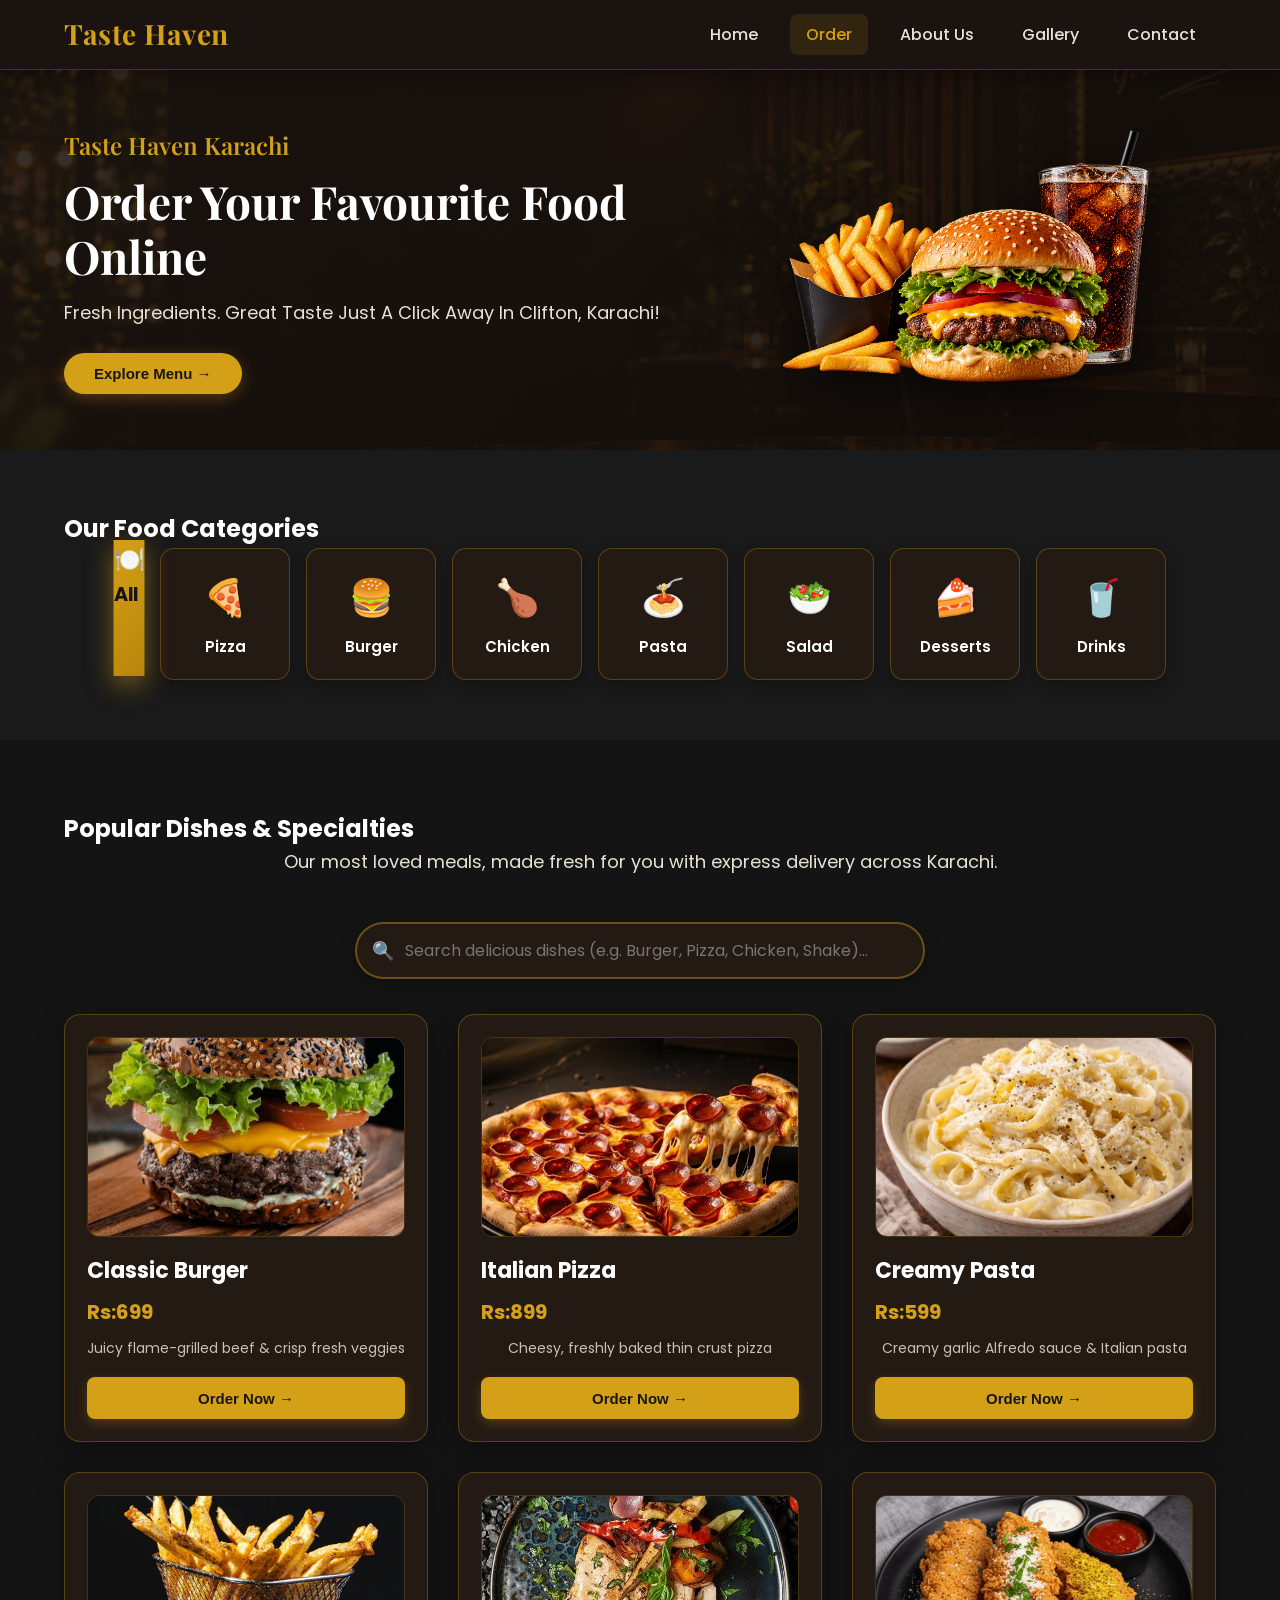
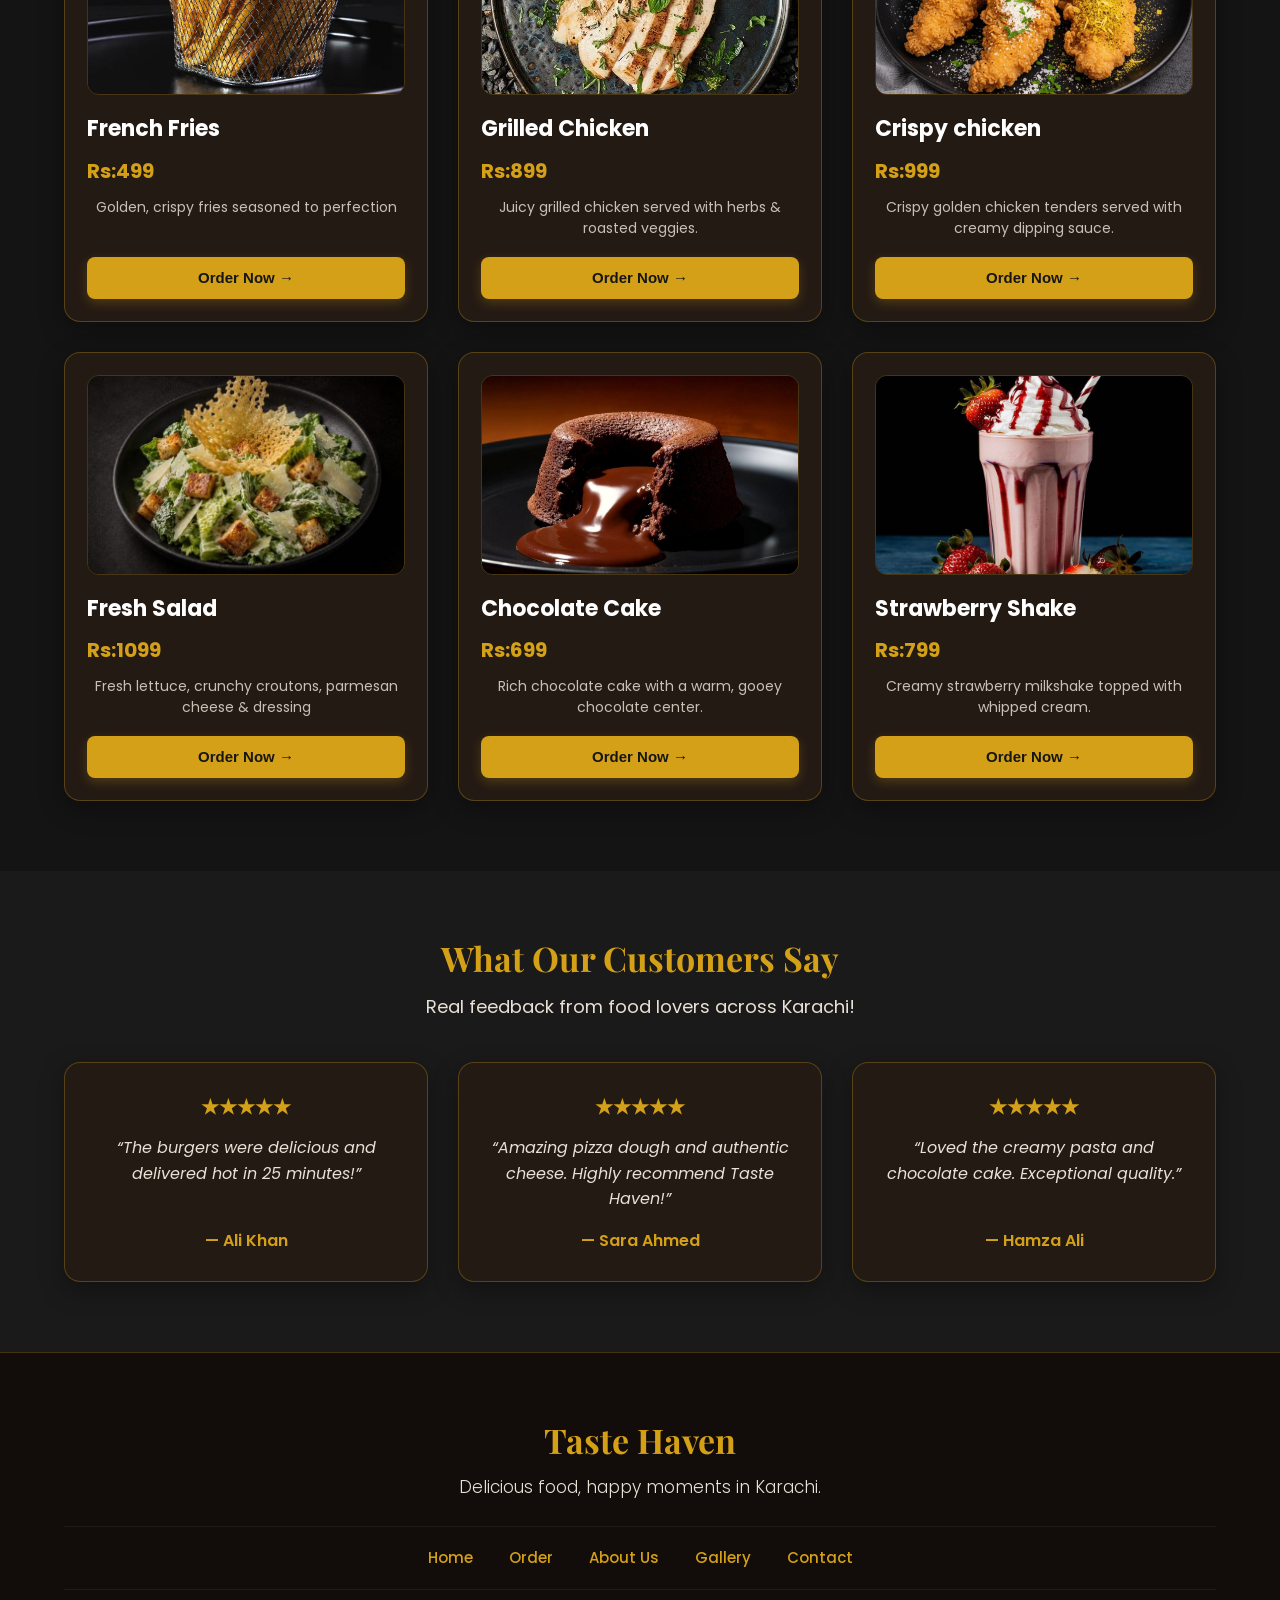
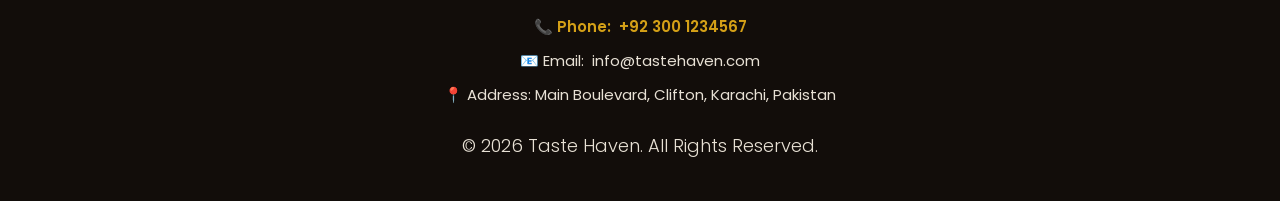
<file: shop.html>
<!DOCTYPE html>
<html lang="en">

<head>
    <meta charset="UTF-8">
    <meta name="viewport" content="width=device-width, initial-scale=1.0">
    <title>Order Food Online | Taste Haven Restaurant Menu Karachi</title>
    
    <!-- Meta Descriptions & Search Engine Directives -->
    <meta name="description" content="Order food online in Karachi from Taste Haven. Browse our delicious menu featuring gourmet Angus burgers, artisan Italian pizza, creamy pasta, crispy chicken & shakes. Fast home delivery!">
    <meta name="keywords" content="order food online Karachi, Taste Haven menu, food delivery Clifton, best burger Karachi, pizza delivery Karachi, Italian pasta Karachi, fast food Karachi">
    <meta name="author" content="Taste Haven">
    <meta name="robots" content="index, follow, max-image-preview:large, max-snippet:-1, max-video-preview:-1">
    
    <!-- Canonical URL -->
    <link rel="canonical" href="https://tastehaven.com/shop.html">
    
    <!-- Geo Meta Tags for Local SEO -->
    <meta name="geo.region" content="PK-SD">
    <meta name="geo.placename" content="Karachi">
    <meta name="geo.position" content="24.8607;67.0011">
    <meta name="ICBM" content="24.8607, 67.0011">
    
    <!-- Open Graph / Facebook -->
    <meta property="og:type" content="restaurant.menu">
    <meta property="og:site_name" content="Taste Haven Restaurant">
    <meta property="og:url" content="https://tastehaven.com/shop.html">
    <meta property="og:title" content="Order Food Online | Taste Haven Restaurant Menu Karachi">
    <meta property="og:description" content="Explore Taste Haven's food menu. Juicy burgers, cheesy pizzas, rich pasta, and quick delivery to your doorstep in Karachi!">
    <meta property="og:image" content="https://tastehaven.com/order-burger.jpg">
    <meta property="og:locale" content="en_PK">
    
    <!-- Twitter Card -->
    <meta name="twitter:card" content="summary_large_image">
    <meta name="twitter:title" content="Order Food Online | Taste Haven Restaurant Karachi">
    <meta name="twitter:description" content="Fast food delivery in Karachi. Order burgers, pizzas, pastas and shakes online from Taste Haven!">
    <meta name="twitter:image" content="https://tastehaven.com/order-burger.jpg">
    
    <meta name="theme-color" content="#161616">
    <link rel="stylesheet" href="style.css">
</head>

<body>
     <script src="script.js"></script>
    <!-- navbar -->
    <header class="container">
        <div class="logo">
            <h2>Taste Haven</h2>
        </div>
        <button id="menu-toggle" aria-label="Toggle navigation menu">☰</button>
        <nav class="nav-icons" id="nav-links" aria-label="Main Navigation">
            <a href="index.html">Home</a>
            <a href="shop.html" class="active">Order</a>
            <a href="about.html">About Us</a>
            <a href="gallery.html">Gallery</a>
            <a href="contact.html">Contact</a>
        </nav>
    </header>

    <main>
        <!-- heroarea -->
        <section class="order-hero" aria-label="Order Online Hero">
            <div class="order-hero-text">
                <h2>Taste Haven Karachi</h2>
                <h1>Order Your Favourite Food Online</h1>
                <p>Fresh Ingredients. Great Taste Just A Click Away In Clifton, Karachi!</p>
                <a href="#dishes-menu"><button class="o-btn">Explore Menu →</button></a>
            </div>
            <div class="order-hero-img">
                <img src="heri img.png" alt="Taste Haven Online Food Delivery Karachi" width="400" height="300">
            </div>
        </section>

        <!-- categories -->
        <section class="o-categories" aria-label="Food Categories">
            <div class="o-categories-h">
                <h2>Our Food Categories</h2>
            </div>
            <div class="categories-card">
                <div class="categories-card0 active" data-category="all" role="button" tabindex="0">
                    <h2>🍽️</h2>
                    <h3>All</h3>
                </div>
                <div class="categories-card1" role="button" tabindex="0">
                    <h2>🍕</h2>
                    <h3>Pizza</h3>
                </div>
                <div class="categories-card2" role="button" tabindex="0">
                    <h2>🍔</h2>
                    <h3>Burger</h3>
                </div>
                <div class="categories-card3" role="button" tabindex="0">
                    <h2>🍗</h2>
                    <h3>Chicken</h3>
                </div>
                <div class="categories-card4" role="button" tabindex="0">
                    <h2>🍝</h2>
                    <h3>Pasta</h3>
                </div>
                <div class="categories-card5" role="button" tabindex="0">
                    <h2>🥗</h2>
                    <h3>Salad</h3>
                </div>
                <div class="categories-card6" role="button" tabindex="0">
                    <h2>🍰</h2>
                    <h3>Desserts</h3>
                </div>
                <div class="categories-card7" role="button" tabindex="0">
                    <h2>🥤</h2>
                    <h3>Drinks</h3>
                </div>
            </div>
        </section>

        <!-- Popular Dishes Store Section -->
        <section class="dishes-store-sec" id="dishes-menu" aria-label="Food Menu Items">
            <h2>Popular Dishes &amp; Specialties</h2>
            <p>Our most loved meals, made fresh for you with express delivery across Karachi.</p>
            <div class="shop-search-bar-wrap">
                <span class="shop-search-icon">🔍</span>
                <input type="text" id="dish-search-input" placeholder="Search delicious dishes (e.g. Burger, Pizza, Chicken, Shake)..." autocomplete="off" aria-label="Search food items">
            </div>
            <div class="dishes-store-card">
                <article class="dish-store-card-1">
                    <img src="order-burger.jpg" alt="Classic Angus Beef Burger with Melted Cheddar - Taste Haven Karachi" width="300" height="200" loading="lazy">
                    <h2>Classic Burger</h2>
                    <h3>Rs:699</h3>
                    <p>Juicy flame-grilled beef &amp; crisp fresh veggies</p>
                    <button class="orderbtn">Order Now →</button>
                </article>
                <article class="dish-store-card-2">
                    <img src="order-pizza.jpg" alt="Artisan Italian Neapolitan Pizza with Fresh Basil - Taste Haven Karachi" width="300" height="200" loading="lazy">
                    <h2>Italian Pizza</h2>
                    <h3>Rs:899</h3>
                    <p>Cheesy, freshly baked thin crust pizza</p>
                    <button class="orderbtn">Order Now →</button>
                </article>
                <article class="dish-store-card-3">
                    <img src="order-pasta.jpg" alt="Rich Creamy Alfredo Italian Pasta - Taste Haven Karachi" width="300" height="200" loading="lazy">
                    <h2>Creamy Pasta</h2>
                    <h3>Rs:599</h3>
                    <p>Creamy garlic Alfredo sauce &amp; Italian pasta</p>
                    <button class="orderbtn">Order Now →</button>
                </article>
                <article class="dish-store-card-4">
                    <img src="fresh fries.jpg" alt="Golden Crispy French Fries Seasoned to Perfection - Taste Haven" width="300" height="200" loading="lazy">
                    <h2>French Fries</h2>
                    <h3>Rs:499</h3>
                    <p>Golden, crispy fries seasoned to perfection</p>
                    <button class="orderbtn">Order Now →</button>
                </article>
                <article class="dish-store-card-5">
                    <img src="grilled chicken.jpg" alt="Juicy Herb Grilled Chicken Fillet with Vegetables - Taste Haven" width="300" height="200" loading="lazy">
                    <h2>Grilled Chicken</h2>
                    <h3>Rs:899</h3>
                    <p>Juicy grilled chicken served with herbs &amp; roasted veggies.</p>
                    <button class="orderbtn">Order Now →</button>
                </article>
                <article class="dish-store-card-6">
                    <img src="crispy chicken.jpg" alt="Golden Crispy Chicken Tenders with Dipping Sauce - Taste Haven" width="300" height="200" loading="lazy">
                    <h2>Crispy chicken</h2>
                    <h3>Rs:999</h3>
                    <p>Crispy golden chicken tenders served with creamy dipping sauce.</p>
                    <button class="orderbtn">Order Now →</button>
                </article>
                <article class="dish-store-card-7">
                    <img src="fresh salad.jpg" alt="Fresh Organic Garden Salad with Parmesan Dressing - Taste Haven" width="300" height="200" loading="lazy">
                    <h2>Fresh Salad</h2>
                    <h3>Rs:1099</h3>
                    <p>Fresh lettuce, crunchy croutons, parmesan cheese &amp; dressing</p>
                    <button class="orderbtn">Order Now →</button>
                </article>
                <article class="dish-store-card-8">
                    <img src="choc cake.jpg" alt="Warm Gooey Molten Chocolate Lava Cake - Taste Haven Karachi" width="300" height="200" loading="lazy">
                    <h2>Chocolate Cake</h2>
                    <h3>Rs:699</h3>
                    <p>Rich chocolate cake with a warm, gooey chocolate center.</p>
                    <button class="orderbtn">Order Now →</button>
                </article>
                <article class="dish-store-card-9">
                    <img src="strawberry shake.jpg" alt="Creamy Strawberry Milkshake with Whipped Cream - Taste Haven" width="300" height="200" loading="lazy">
                    <h2>Strawberry Shake</h2>
                    <h3>Rs:799</h3>
                    <p>Creamy strawberry milkshake topped with whipped cream.</p>
                    <button class="orderbtn">Order Now →</button>
                </article>
            </div>
        </section>

        <!-- Customer Reviews -->
        <section class="o-reviews" aria-label="Customer Reviews">
            <div class="o-reviews-text">
                <h2>What Our Customers Say</h2>
                <p>Real feedback from food lovers across Karachi!</p>
            </div>
            <div class="o-reviews-card">
                <div class="o-reviews-card1">
                    <h2 style="color:#D4A017;">★★★★★</h2>
                    <p>“The burgers were delicious and delivered hot in 25 minutes!”</p>
                    <h3>— Ali Khan</h3>
                </div>
                <div class="o-reviews-card2">
                    <h2 style="color:#D4A017;">★★★★★</h2>
                    <p>“Amazing pizza dough and authentic cheese. Highly recommend Taste Haven!”</p>
                    <h3>— Sara Ahmed</h3>
                </div>
                <div class="o-reviews-card3">
                    <h2 style="color:#D4A017;">★★★★★</h2>
                    <p>“Loved the creamy pasta and chocolate cake. Exceptional quality.”</p>
                    <h3>— Hamza Ali</h3>
                </div>
            </div>
        </section>
    </main>

    <!-- Semantic Footer with NAP -->
    <footer class="footer">
        <div class="footerarea">
            <h2>Taste Haven</h2>
            <h4>Delicious food, happy moments in Karachi.</h4>
        </div>
        <nav class="footerlink" aria-label="Footer Navigation">
            <a href="index.html">Home</a>
            <a href="shop.html">Order</a>
            <a href="about.html">About Us</a>
            <a href="gallery.html">Gallery</a>
            <a href="contact.html">Contact</a>
        </nav>
        <div class="footercontact">
            <h3 style="color: #D4A017; margin: 10px;">📞 Phone: <a href="tel:+923001234567" style="color: #D4A017;">+92 300 1234567</a></h3>
            <h4 style="color: #E8E1D5; text-align: center; margin: 10px;">📧 Email: <a href="mailto:info@tastehaven.com" style="color: #E8E1D5;">info@tastehaven.com</a></h4>
            <h5 style="color: #E8E1D5; text-align: center; margin: 10px;">📍 Address: Main Boulevard, Clifton, Karachi, Pakistan</h5>
            <h2 style="color: #E8E1D5; text-align: center; margin: 10px; font-size: 18px;">© 2026 Taste Haven. All Rights Reserved.</h2>
        </div>
    </footer>
</body>

</html>
</file>
<file: style.css>
@import url('https://fonts.googleapis.com/css2?family=Playfair+Display:ital,wght@0,600;0,700;1,600&family=Poppins:wght@300;400;500;600;700;800&display=swap');

/* ==========================================================================
   Base & Reset Styles
   ========================================================================== */
* {
  margin: 0;
  padding: 0;
  box-sizing: border-box;
}
.mnubtn{
  border: none;
 color: white;
 background-color: #1C1410;
 font-size: 25px;
 width: 20px;
}
@media only screen (min-width:760p){
  .mnubtn{
    display:block;
  }
}
@media only screen (max-width:760p){
  .mnubtn{
    display:none;
  }
}
html {
  scroll-behavior: smooth;
}

body, .body {
  font-family: 'Poppins', -apple-system, BlinkMacSystemFont, 'Segoe UI', Roboto, sans-serif;
  background-color: #161616;
  color: #FFFFFF;
  line-height: 1.6;
  overflow-x: hidden;
}

img {
  max-width: 100%;
  display: block;
}

a {
  text-decoration: none;
  color: inherit;
}

/* ==========================================================================
   Header & Navigation
   ========================================================================== */
.container {
  display: flex;
  align-items: center;
  justify-content: space-between;
  background-color: rgba(28, 20, 16, 0.96);
  backdrop-filter: blur(10px);
  width: 100%;
  min-height: 70px;
  padding: 0 5%;
  position: sticky;
  top: 0;
  z-index: 1000;
  border-bottom: 1px solid rgba(212, 160, 23, 0.25);
  box-shadow: 0 4px 20px rgba(0, 0, 0, 0.4);
}

.logo {
  color: white;
}

.logo h2 {
  font-family: 'Playfair Display', Georgia, serif;
  color: #D4A017;
  font-size: 28px;
  font-weight: 700;
  letter-spacing: 0.5px;
}

#menu-toggle, .menu-toggle {
  display: none;
  background: transparent;
  color: #D4A017;
  border: 1px solid rgba(212, 160, 23, 0.4);
  font-size: 24px;
  padding: 6px 14px;
  border-radius: 8px;
  cursor: pointer;
  transition: all 0.3s ease;
}

#menu-toggle:hover, .menu-toggle:hover {
  background-color: rgba(212, 160, 23, 0.15);
  border-color: #D4A017;
}

.nav-icons {
  display: flex;
  align-items: center;
  gap: 8px;
}

.nav-icons a {
  margin: 0 4px;
  color: #E8E1D5;
  text-decoration: none;
  font-size: 16px;
  font-weight: 500;
  padding: 8px 16px;
  border-radius: 8px;
  transition: all 0.3s ease;
}

.nav-icons a:hover,
.nav-icons a.active {
  color: #D4A017;
  background-color: rgba(212, 160, 23, 0.12);
}

/* ==========================================================================
   Home Page - Hero Section
   ========================================================================== */
.hero {
  display: flex;
  justify-content: space-between;
  align-items: center;
  background-image: linear-gradient(135deg, rgba(20, 15, 12, 0.88) 0%, rgba(28, 28, 28, 0.85) 100%), url('Moody Good Food Café Countertop.png');
  min-height: calc(100vh - 70px);
  background-size: cover;
  background-repeat: no-repeat;
  background-position: center;
  width: 100%;
  padding: 60px 5%;
  gap: 40px;
}

.herotext {
  flex: 1 1 500px;
  max-width: 650px;
  padding: 20px 0;
}

.herotext h1,
.herotext h2 {
  font-family: 'Playfair Display', Georgia, serif;
  font-size: 54px;
  margin-bottom: 20px;
  font-weight: 700;
  color: #D4A017;
  line-height: 1.2;
  text-shadow: 0 2px 10px rgba(0, 0, 0, 0.6);
}

.herotext p {
  color: #E8E1D5;
  font-size: 18px;
  line-height: 1.7;
  margin: 15px 0;
  font-weight: 300;
}

.btn {
  display: inline-flex;
  align-items: center;
  justify-content: center;
  border-radius: 30px;
  padding: 14px 34px;
  background-color: #D4A017;
  color: #161616;
  font-weight: 700;
  font-size: 16px;
  border: none;
  cursor: pointer;
  margin-top: 15px;
  transition: all 0.3s ease;
  box-shadow: 0 6px 20px rgba(212, 160, 23, 0.3);
}

.btn:hover {
  background-color: #E5B328;
  transform: translateY(-3px) scale(1.02);
  box-shadow: 0 10px 25px rgba(212, 160, 23, 0.45);
}

.heoimg {
  flex: 1 1 450px;
  display: flex;
  justify-content: center;
  align-items: center;
}

.heoimg img {
  max-width: 100%;
  height: auto;
  filter: drop-shadow(0 20px 30px rgba(0, 0, 0, 0.65));
  animation: floatHero 5s ease-in-out infinite alternate;
}

@keyframes floatHero {
  0% { transform: translateY(0); }
  100% { transform: translateY(-12px); }
}

/* ==========================================================================
   Home Page - Why Choose Us Section
   ========================================================================== */
.card {
  background-color: #1A1A1A;
  padding: 70px 5%;
}

.card > h2 {
  text-align: center;
  font-size: 38px;
  font-family: 'Playfair Display', Georgia, serif;
  color: #D4A017;
  margin-bottom: 45px;
}

.card-area {
  display: grid;
  grid-template-columns: repeat(3, 1fr);
  gap: 30px;
  max-width: 1200px;
  margin: 0 auto;
}

.card1,
.card2,
.card3 {
  background-color: #241A14;
  border: 1px solid rgba(212, 160, 23, 0.3);
  border-radius: 16px;
  padding: 35px 25px;
  display: flex;
  flex-direction: column;
  align-items: center;
  text-align: center;
  box-shadow: 0 8px 24px rgba(0, 0, 0, 0.35);
  transition: all 0.35s ease;
}

.card1 h2,
.card2 h2,
.card3 h2 {
  font-size: 42px;
  margin-bottom: 15px;
}

.card1 h3,
.card2 h3,
.card3 h3 {
  font-size: 22px;
  color: #FFFFFF;
  margin-bottom: 12px;
  font-weight: 600;
}

.card1 p,
.card2 p,
.card3 p {
  color: #C8C0B5;
  font-size: 15px;
  line-height: 1.6;
}

.card1:hover,
.card2:hover,
.card3:hover {
  transform: translateY(-8px);
  border-color: #D4A017;
  box-shadow: 0 14px 30px rgba(212, 160, 23, 0.2);
}

/* ==========================================================================
   Home Page - Popular Dishes
   ========================================================================== */
.dishescard {
  background-color: #141414;
  padding-top: 70px;
}

.dishescard h1,
.dishescard h2 {
  text-align: center;
  font-family: 'Playfair Display', Georgia, serif;
  color: #D4A017;
  font-size: 38px;
  letter-spacing: 1px;
}

.card-dishes {
  background-color: #141414;
  display: grid;
  grid-template-columns: repeat(3, 1fr);
  gap: 30px;
  max-width: 1200px;
  margin: 0 auto;
  padding: 40px 5% 70px 5%;
}

.card-dish1,
.card-dish2,
.card-dish3 {
  background-color: #241A14;
  border: 1px solid rgba(212, 160, 23, 0.3);
  border-radius: 16px;
  padding: 24px;
  display: flex;
  flex-direction: column;
  align-items: center;
  text-align: center;
  box-shadow: 0 8px 24px rgba(0, 0, 0, 0.35);
  transition: all 0.35s ease;
}

.card-dish1 img,
.card-dish2 img,
.card-dish3 img {
  width: 100%;
  height: 220px;
  object-fit: cover;
  border-radius: 12px;
  margin-bottom: 20px;
  border: 1px solid rgba(212, 160, 23, 0.2);
}

.card-dish1 h2,
.card-dish2 h2,
.card-dish3 h2 {
  font-size: 24px;
  font-weight: 700;
  color: #FFFFFF;
  margin-bottom: 10px;
}

.card-dish1 p,
.card-dish2 p,
.card-dish3 p {
  color: #C8C0B5;
  font-size: 15px;
  line-height: 1.5;
  margin-bottom: 15px;
  flex-grow: 1;
}

.card-dish1 h3,
.card-dish2 h3,
.card-dish3 h3 {
  color: #D4A017;
  font-size: 22px;
  font-weight: 700;
  margin-bottom: 18px;
}

.card-dish1 .btnn1,
.card-dish2 .btnn2,
.card-dish3 .btnn3 {
  background-color: #D4A017;
  color: #161616;
  border: none;
  border-radius: 25px;
  padding: 12px 28px;
  font-size: 15px;
  font-weight: 700;
  cursor: pointer;
  transition: all 0.3s ease;
  width: 100%;
  max-width: 200px;
  box-shadow: 0 4px 15px rgba(212, 160, 23, 0.3);
}

.card-dish1 .btnn1:hover,
.card-dish2 .btnn2:hover,
.card-dish3 .btnn3:hover {
  background-color: #E5B328;
  transform: translateY(-2px);
  box-shadow: 0 6px 18px rgba(212, 160, 23, 0.45);
}

.card-dish1:hover,
.card-dish2:hover,
.card-dish3:hover {
  transform: translateY(-8px);
  border-color: #D4A017;
  box-shadow: 0 14px 30px rgba(212, 160, 23, 0.22);
}

/* ==========================================================================
   Home Page - Customer Reviews
   ========================================================================== */
.Custumur {
  background-color: #1A1A1A;
  padding-top: 60px;
}

.Custumur h2 {
  text-align: center;
  font-family: 'Playfair Display', Georgia, serif;
  color: #D4A017;
  font-size: 36px;
  margin-bottom: 10px;
}

.cuscard {
  background-color: #1A1A1A;
  display: grid;
  grid-template-columns: repeat(3, 1fr);
  gap: 30px;
  max-width: 1200px;
  margin: 0 auto;
  padding: 30px 5% 70px 5%;
}

.cusscard1,
.cusscard2,
.cusscard3 {
  background-color: #241A14;
  border: 1px solid rgba(212, 160, 23, 0.3);
  border-radius: 16px;
  padding: 30px 24px;
  display: flex;
  flex-direction: column;
  justify-content: space-between;
  text-align: center;
  box-shadow: 0 8px 24px rgba(0, 0, 0, 0.35);
  transition: all 0.35s ease;
}

.cusscard1 h3,
.cusscard2 h3,
.cusscard3 h3 {
  font-size: 20px;
  color: #D4A017;
  font-weight: 700;
  margin-bottom: 12px;
}

.cusscard1 p,
.cusscard2 p,
.cusscard3 p {
  color: #E8E1D5;
  font-size: 16px;
  font-style: italic;
  line-height: 1.6;
  margin-bottom: 16px;
  flex-grow: 1;
}

.cusscard1 h4,
.cusscard2 h4,
.cusscard3 h4 {
  font-size: 16px;
  color: #D4A017;
  font-weight: 600;
}

.cusscard1:hover,
.cusscard2:hover,
.cusscard3:hover {
  transform: translateY(-8px);
  border-color: #D4A017;
  box-shadow: 0 14px 30px rgba(212, 160, 23, 0.22);
}

/* ==========================================================================
   Order / Shop Page
   ========================================================================== */
.order-hero {
  background-image: linear-gradient(135deg, rgba(28, 20, 16, 0.88), rgba(20, 14, 10, 0.92)), url('o.img 1.png');
  background-size: cover;
  background-position: center;
  background-repeat: no-repeat;
  min-height: 380px;
  display: flex;
  align-items: center;
  justify-content: space-between;
  padding: 50px 5%;
  gap: 30px;
  flex-wrap: wrap;
}

.order-hero-text {
  flex: 1 1 450px;
}

.order-hero-text h2 {
  color: #D4A017;
  font-family: 'Playfair Display', Georgia, serif;
  font-size: 24px;
  font-weight: 600;
  margin-bottom: 10px;
}

.order-hero-text h1 {
  font-family: 'Playfair Display', Georgia, serif;
  font-size: 46px;
  color: #FFFFFF;
  margin-bottom: 15px;
  line-height: 1.2;
}

.order-hero-text p {
  font-size: 18px;
  color: #E8E1D5;
  margin-bottom: 25px;
}

.o-btn {
  background-color: #D4A017;
  color: #161616;
  border-radius: 25px;
  padding: 12px 30px;
  border: none;
  font-weight: 700;
  font-size: 15px;
  cursor: pointer;
  transition: all 0.3s ease;
  box-shadow: 0 4px 15px rgba(212, 160, 23, 0.3);
}

.o-btn:hover {
  background-color: #E5B328;
  transform: translateY(-3px) scale(1.02);
  box-shadow: 0 8px 22px rgba(212, 160, 23, 0.45);
}

.order-hero-img {
  flex: 1 1 350px;
  display: flex;
  justify-content: center;
}

.order-hero-img img {
  max-width: 100%;
  height: auto;
  filter: drop-shadow(0 15px 25px rgba(0, 0, 0, 0.6));
}

.o-categories {
  background-color: #1A1A1A;
  padding: 60px 5%;
}

.o-categories-h h1 {
  text-align: center;
  font-family: 'Playfair Display', Georgia, serif;
  color: #D4A017;
  font-size: 36px;
  margin-bottom: 35px;
}

.categories-card {
  display: flex;
  justify-content: center;
  flex-wrap: wrap;
  gap: 16px;
  max-width: 1100px;
  margin: 0 auto;
}

.categories-card1,
.categories-card2,
.categories-card3,
.categories-card4,
.categories-card5,
.categories-card6,
.categories-card7 {
  background-color: #241A14;
  border: 1px solid rgba(212, 160, 23, 0.3);
  width: 130px;
  padding: 20px 10px;
  border-radius: 14px;
  text-align: center;
  cursor: pointer;
  transition: all 0.3s ease;
  box-shadow: 0 6px 16px rgba(0, 0, 0, 0.3);
}

.categories-card1 h2,
.categories-card2 h2,
.categories-card3 h2,
.categories-card4 h2,
.categories-card5 h2,
.categories-card6 h2,
.categories-card7 h2 {
  font-size: 36px;
  margin-bottom: 8px;
}

.categories-card1 h3,
.categories-card2 h3,
.categories-card3 h3,
.categories-card4 h3,
.categories-card5 h3,
.categories-card6 h3,
.categories-card7 h3 {
  font-size: 15px;
  font-weight: 600;
  color: #FFFFFF;
}

.categories-card1:hover,
.categories-card2:hover,
.categories-card3:hover,
.categories-card4:hover,
.categories-card5:hover,
.categories-card6:hover,
.categories-card7:hover {
  transform: translateY(-6px);
  border-color: #D4A017;
  box-shadow: 0 10px 22px rgba(212, 160, 23, 0.25);
  background-color: #2e2019;
}

.dishes-store-sec {
  background-color: #141414;
  padding: 70px 5%;
}

.dishes-store-sec h1 {
  text-align: center;
  font-family: 'Playfair Display', Georgia, serif;
  color: #D4A017;
  font-size: 38px;
  margin-bottom: 8px;
}

.dishes-store-sec p {
  text-align: center;
  font-size: 18px;
  color: #E8E1D5;
  margin-bottom: 45px;
}

.dishes-store-card {
  display: grid;
  grid-template-columns: repeat(3, 1fr);
  gap: 30px;
  max-width: 1200px;
  margin: 0 auto;
}

.dish-store-card-1,
.dish-store-card-2,
.dish-store-card-3,
.dish-store-card-4,
.dish-store-card-5,
.dish-store-card-6,
.dish-store-card-7,
.dish-store-card-8,
.dish-store-card-9 {
  background-color: #241A14;
  border: 1px solid rgba(212, 160, 23, 0.3);
  border-radius: 16px;
  padding: 22px;
  display: flex;
  flex-direction: column;
  box-shadow: 0 8px 24px rgba(0, 0, 0, 0.35);
  transition: all 0.35s ease;
}

.dish-store-card-1 img,
.dish-store-card-2 img,
.dish-store-card-3 img,
.dish-store-card-4 img,
.dish-store-card-5 img,
.dish-store-card-6 img,
.dish-store-card-7 img,
.dish-store-card-8 img,
.dish-store-card-9 img {
  width: 100%;
  height: 200px;
  object-fit: cover;
  border-radius: 12px;
  margin-bottom: 16px;
  border: 1px solid rgba(212, 160, 23, 0.2);
}

.dish-store-card-1 h2,
.dish-store-card-2 h2,
.dish-store-card-3 h2,
.dish-store-card-4 h2,
.dish-store-card-5 h2,
.dish-store-card-6 h2,
.dish-store-card-7 h2,
.dish-store-card-8 h2,
.dish-store-card-9 h2 {
  color: #FFFFFF;
  font-size: 22px;
  font-weight: 700;
  margin-bottom: 8px;
}

.dish-store-card-1 h3,
.dish-store-card-2 h3,
.dish-store-card-3 h3,
.dish-store-card-4 h3,
.dish-store-card-5 h3,
.dish-store-card-6 h3,
.dish-store-card-7 h3,
.dish-store-card-8 h3,
.dish-store-card-9 h3 {
  color: #D4A017;
  font-size: 20px;
  font-weight: 700;
  margin-bottom: 10px;
}

.dish-store-card-1 p,
.dish-store-card-2 p,
.dish-store-card-3 p,
.dish-store-card-4 p,
.dish-store-card-5 p,
.dish-store-card-6 p,
.dish-store-card-7 p,
.dish-store-card-8 p,
.dish-store-card-9 p {
  color: #C8C0B5;
  font-size: 14px;
  line-height: 1.5;
  margin-bottom: 18px;
  flex-grow: 1;
}

.orderbtn {
  width: 100%;
  height: 42px;
  border-radius: 8px;
  background-color: #D4A017;
  color: #161616;
  font-weight: 700;
  font-size: 15px;
  border: none;
  cursor: pointer;
  transition: all 0.3s ease;
  margin-top: auto;
  box-shadow: 0 4px 12px rgba(212, 160, 23, 0.25);
}

.orderbtn:hover {
  background-color: #E5B328;
  transform: translateY(-2px);
  box-shadow: 0 6px 16px rgba(212, 160, 23, 0.4);
}

.dish-store-card-1:hover,
.dish-store-card-2:hover,
.dish-store-card-3:hover,
.dish-store-card-4:hover,
.dish-store-card-5:hover,
.dish-store-card-6:hover,
.dish-store-card-7:hover,
.dish-store-card-8:hover,
.dish-store-card-9:hover {
  transform: translateY(-8px);
  border-color: #D4A017;
  box-shadow: 0 14px 30px rgba(212, 160, 23, 0.25);
}

.o-reviews {
  background-color: #1A1A1A;
  padding: 60px 5% 70px 5%;
}

.o-reviews-text h2 {
  text-align: center;
  font-family: 'Playfair Display', Georgia, serif;
  color: #D4A017;
  font-size: 34px;
  margin-bottom: 8px;
}

.o-reviews-text p {
  text-align: center;
  font-size: 18px;
  color: #E8E1D5;
  margin-bottom: 40px;
}

.o-reviews-card {
  display: grid;
  grid-template-columns: repeat(3, 1fr);
  gap: 30px;
  max-width: 1200px;
  margin: 0 auto;
}

.o-reviews-card1,
.o-reviews-card2,
.o-reviews-card3 {
  background-color: #241A14;
  border: 1px solid rgba(212, 160, 23, 0.3);
  border-radius: 16px;
  padding: 28px 24px;
  text-align: center;
  box-shadow: 0 8px 24px rgba(0, 0, 0, 0.35);
  transition: all 0.35s ease;
  display: flex;
  flex-direction: column;
}

.o-reviews-card1 h2,
.o-reviews-card2 h2,
.o-reviews-card3 h2 {
  color: #D4A017;
  font-size: 20px;
  margin-bottom: 12px;
}

.o-reviews-card1 p,
.o-reviews-card2 p,
.o-reviews-card3 p {
  color: #E8E1D5;
  font-size: 16px;
  font-style: italic;
  line-height: 1.6;
  margin-bottom: 16px;
  flex-grow: 1;
}

.o-reviews-card1 h3,
.o-reviews-card2 h3,
.o-reviews-card3 h3 {
  color: #D4A017;
  font-size: 16px;
  font-weight: 600;
}

.o-reviews-card1:hover,
.o-reviews-card2:hover,
.o-reviews-card3:hover {
  transform: translateY(-8px);
  border-color: #D4A017;
  box-shadow: 0 14px 30px rgba(212, 160, 23, 0.22);
}

/* ==========================================================================
   About Us Page
   ========================================================================== */
.heroimg {
  background-color: #1F150F;
  padding: 50px 5% 40px 5%;
  display: flex;
  flex-direction: column;
  align-items: center;
}

.heroimg > img {
  border: 2px solid #D4A017;
  border-radius: 16px;
  max-width: 1000px;
  width: 100%;
  height: auto;
  box-shadow: 0 10px 30px rgba(0, 0, 0, 0.5);
  margin: 0 auto;
}

.next-sec {
  margin-top: 30px;
  text-align: center;
}

.nexr-sec-text h1,
.nexr-sec-text h2 {
  font-family: 'Playfair Display', Georgia, serif;
  color: #D4A017;
  font-size: 38px;
  font-weight: 700;
  margin-bottom: 8px;
}

.nexr-sec-text p {
  color: #E8E1D5;
  font-size: 20px;
  font-weight: 300;
}

.story {
  background-color: #161616;
  padding: 70px 5%;
}

.story-text h2 {
  text-align: center;
  font-family: 'Playfair Display', Georgia, serif;
  font-size: 36px;
  color: #D4A017;
  margin-bottom: 40px;
}

.story-material {
  display: flex;
  align-items: center;
  justify-content: center;
  gap: 50px;
  max-width: 1100px;
  margin: 0 auto;
  flex-wrap: wrap;
}

.story-img {
  flex: 1 1 450px;
  display: flex;
  justify-content: center;
}

.story-img img {
  width: 100%;
  max-width: 520px;
  border-radius: 16px;
  border: 2px solid #D4A017;
  box-shadow: 0 10px 25px rgba(0, 0, 0, 0.4);
}

.story-text1 {
  flex: 1 1 450px;
}

.story-text1 h2 {
  color: #D4A017;
  font-family: 'Playfair Display', Georgia, serif;
  font-size: 32px;
  margin-bottom: 18px;
  line-height: 1.3;
}

.story-text1 p {
  color: #E8E1D5;
  font-size: 17px;
  line-height: 1.7;
}

.mission {
  background-color: #1E1E1E;
  padding: 70px 5%;
}

.mission-text h2 {
  text-align: center;
  font-family: 'Playfair Display', Georgia, serif;
  color: #D4A017;
  font-size: 36px;
  margin-bottom: 40px;
}

.mission-card {
  display: flex;
  justify-content: center;
  gap: 35px;
  max-width: 1100px;
  margin: 0 auto;
  flex-wrap: wrap;
}

.mission-card1,
.mission-card2 {
  background-color: #241A14;
  border: 1px solid rgba(212, 160, 23, 0.35);
  border-radius: 16px;
  flex: 1 1 450px;
  max-width: 520px;
  padding: 35px 25px;
  text-align: center;
  box-shadow: 0 8px 24px rgba(0, 0, 0, 0.35);
  transition: all 0.35s ease;
  display: flex;
  flex-direction: column;
  align-items: center;
  justify-content: center;
}

.mission-card1 h2,
.mission-card2 h2 {
  font-size: 42px;
  margin-bottom: 12px;
}

.mission-card1 h3,
.mission-card2 h3 {
  font-size: 22px;
  color: #D4A017;
  margin-bottom: 10px;
  font-weight: 700;
}

.mission-card1 p,
.mission-card2 p {
  color: #E8E1D5;
  font-size: 16px;
  line-height: 1.6;
}

.mission-card1:hover,
.mission-card2:hover {
  transform: translateY(-8px);
  border-color: #D4A017;
  box-shadow: 0 14px 30px rgba(212, 160, 23, 0.22);
}

/* ==========================================================================
   Gallery Page
   ========================================================================== */
.img-hero {
  background-color: #161616;
  padding: 50px 5% 70px 5%;
}

.img-hero-text h1,
.img-hero-text h2 {
  text-align: center;
  font-family: 'Playfair Display', Georgia, serif;
  color: #D4A017;
  font-size: 38px;
  margin-bottom: 8px;
}

.img-hero-text p {
  text-align: center;
  font-size: 18px;
  color: #E8E1D5;
  margin-bottom: 45px;
}

.img-hero-images {
  display: grid;
  grid-template-columns: repeat(2, 1fr);
  gap: 30px;
  max-width: 1100px;
  margin: 0 auto;
}

.img-hero-images1,
.img-hero-images2,
.img-hero-images3,
.img-hero-images4,
.img-hero-images5,
.img-hero-images6,
.img-hero-images7,
.img-hero-images8 {
  background-color: #241A14;
  border: 1px solid rgba(212, 160, 23, 0.3);
  border-radius: 16px;
  overflow: hidden;
  box-shadow: 0 8px 24px rgba(0, 0, 0, 0.35);
  transition: all 0.35s ease;
}

.img-hero-images1 img,
.img-hero-images2 img,
.img-hero-images3 img,
.img-hero-images4 img,
.img-hero-images5 img,
.img-hero-images6 img,
.img-hero-images7 img,
.img-hero-images8 img {
  width: 100%;
  height: 280px;
  object-fit: cover;
  display: block;
  transition: transform 0.4s ease;
}

.img-hero-images1 h2,
.img-hero-images2 h2,
.img-hero-images3 h2,
.img-hero-images4 h2,
.img-hero-images5 h2,
.img-hero-images6 h2,
.img-hero-images7 h2,
.img-hero-images8 h2 {
  color: #D4A017;
  font-size: 20px;
  font-weight: 700;
  text-align: center;
  padding: 16px 10px;
}

.img-hero-images1:hover,
.img-hero-images2:hover,
.img-hero-images3:hover,
.img-hero-images4:hover,
.img-hero-images5:hover,
.img-hero-images6:hover,
.img-hero-images7:hover,
.img-hero-images8:hover {
  transform: translateY(-8px);
  border-color: #D4A017;
  box-shadow: 0 14px 30px rgba(212, 160, 23, 0.25);
}

.img-hero-images1:hover img,
.img-hero-images2:hover img,
.img-hero-images3:hover img,
.img-hero-images4:hover img,
.img-hero-images5:hover img,
.img-hero-images6:hover img,
.img-hero-images7:hover img,
.img-hero-images8:hover img {
  transform: scale(1.04);
}

/* ==========================================================================
   Contact Page
   ========================================================================== */
.contact-title {
  background-color: #161616;
  padding: 50px 5% 70px 5%;
}

.contact-page h1,
.contact-page h2 {
  text-align: center;
  font-family: 'Playfair Display', Georgia, serif;
  color: #D4A017;
  font-size: 38px;
  margin-bottom: 8px;
}

.contact-page h3 {
  font-size: 20px;
  text-align: center;
  color: #FFFFFF;
  margin-bottom: 8px;
  font-weight: 500;
}

.contact-page p {
  color: #C8C0B5;
  text-align: center;
  font-size: 16px;
  max-width: 600px;
  margin: 0 auto 35px auto;
}

.contact-wrapper {
  display: flex;
  flex-wrap: wrap;
  align-items: stretch;
  gap: 30px;
  max-width: 1100px;
  margin: 0 auto;
  justify-content: center;
}

.contact-info-box {
  flex: 1 1 350px;
  background-color: #241A14;
  border: 1px solid rgba(212, 160, 23, 0.35);
  border-radius: 16px;
  padding: 35px 28px;
  display: flex;
  flex-direction: column;
  justify-content: space-between;
  box-shadow: 0 8px 24px rgba(0, 0, 0, 0.35);
}

.contact-info-box h2 {
  font-family: 'Playfair Display', Georgia, serif;
  color: #D4A017;
  font-size: 24px;
  margin-bottom: 22px;
  text-align: left;
  border-bottom: 1px solid rgba(212, 160, 23, 0.3);
  padding-bottom: 12px;
}

.info-item {
  margin-bottom: 16px;
  padding: 12px 16px;
  background: rgba(255, 255, 255, 0.03);
  border-radius: 10px;
  border-left: 3px solid #D4A017;
}

.info-item:last-child {
  margin-bottom: 0;
}

.info-item h3 {
  color: #D4A017;
  font-size: 16px;
  text-align: left;
  margin-bottom: 4px;
  font-weight: 600;
}

.info-item p {
  color: #E8E1D5;
  font-size: 15px;
  text-align: left;
}

.contact-form-box {
  flex: 1 1 480px;
  background-color: #241A14;
  border: 1px solid rgba(212, 160, 23, 0.35);
  border-radius: 16px;
  padding: 35px 28px;
  box-shadow: 0 8px 24px rgba(0, 0, 0, 0.35);
}

.contact-form-box h2 {
  font-family: 'Playfair Display', Georgia, serif;
  color: #D4A017;
  font-size: 24px;
  margin-bottom: 22px;
  text-align: left;
  border-bottom: 1px solid rgba(212, 160, 23, 0.3);
  padding-bottom: 12px;
}

.contact-form {
  display: flex;
  flex-direction: column;
  gap: 16px;
}

.form-group {
  display: flex;
  flex-direction: column;
  gap: 6px;
}

.form-group label {
  color: #D4A017;
  font-size: 14px;
  font-weight: 600;
}

.form-group input,
.form-group select,
.form-group textarea {
  background-color: #18120E;
  border: 1px solid rgba(212, 160, 23, 0.25);
  border-radius: 8px;
  padding: 12px 14px;
  color: #FFFFFF;
  font-size: 14px;
  outline: none;
  font-family: inherit;
  transition: all 0.3s ease;
}

.form-group input:focus,
.form-group select:focus,
.form-group textarea:focus {
  border-color: #D4A017;
  box-shadow: 0 0 10px rgba(212, 160, 23, 0.25);
}

.contact-submit-btn {
  background-color: #D4A017;
  color: #161616;
  font-weight: 700;
  border: none;
  border-radius: 8px;
  padding: 14px;
  font-size: 16px;
  cursor: pointer;
  margin-top: 10px;
  transition: all 0.3s ease;
  box-shadow: 0 4px 15px rgba(212, 160, 23, 0.25);
}

.contact-submit-btn:hover {
  background-color: #E5B328;
  transform: translateY(-2px);
  box-shadow: 0 6px 20px rgba(212, 160, 23, 0.4);
}

/* ==========================================================================
   Shared Footer
   ========================================================================== */
.footer {
  background-color: #120D0A;
  border-top: 1px solid rgba(212, 160, 23, 0.25);
  padding: 60px 5% 30px 5%;
}

.footerarea {
  text-align: center;
  margin-bottom: 25px;
}

.footerarea h2 {
  font-family: 'Playfair Display', Georgia, serif;
  color: #D4A017;
  font-size: 34px;
  font-weight: 700;
  margin-bottom: 6px;
}

.footerarea h4 {
  color: #E8E1D5;
  font-size: 17px;
  font-weight: 300;
}

.footerlink {
  display: flex;
  justify-content: center;
  flex-wrap: wrap;
  gap: 20px;
  margin: 25px 0;
  padding: 15px 0;
  border-top: 1px solid rgba(255, 255, 255, 0.06);
  border-bottom: 1px solid rgba(255, 255, 255, 0.06);
}

.footerlink a {
  color: #D4A017;
  text-decoration: none;
  font-size: 15px;
  font-weight: 500;
  transition: all 0.3s ease;
  padding: 4px 8px;
}

.footerlink a:hover {
  color: #FFFFFF;
  transform: translateY(-2px);
}

.footercontact {
  text-align: center;
  margin-top: 20px;
}

.footercontact h3,
.footercontact h4,
.footercontact h5 {
  font-size: 15px;
  font-weight: 400;
  margin: 8px 0;
  display: flex;
  align-items: center;
  justify-content: center;
  gap: 8px;
}

.footercontact h3 {
  color: #D4A017;
  font-weight: 600;
}

.footercontact h4,
.footercontact h5 {
  color: #C8C0B5;
}

.footercontact h2 {
  color: rgba(232, 225, 213, 0.6);
  font-size: 14px;
  font-weight: 300;
  margin-top: 25px;
  padding-top: 15px;
}

/* ==========================================================================
   Responsive Media Queries
   ========================================================================== */
@media (max-width: 1024px) {
  .hero {
    flex-direction: column;
    text-align: center;
    padding-top: 50px;
  }
  .herotext {
    max-width: 100%;
  }
  .herotext h2 {
    font-size: 44px;
  }
  .card-area,
  .card-dishes,
  .cuscard,
  .dishes-store-card,
  .o-reviews-card {
    grid-template-columns: repeat(2, 1fr);
  }
  .order-hero {
    flex-direction: column;
    text-align: center;
  }
  .order-hero-text h1 {
    font-size: 38px;
  }
}

@media (max-width: 768px) {
  .container {
    padding: 12px 5%;
    flex-direction: column;
    gap: 12px;
    align-items: center;
  }
  #menu-toggle, .menu-toggle {
    display: none !important;
  }
  .nav-icons {
    display: flex !important;
    flex-wrap: wrap;
    justify-content: center;
    gap: 6px;
    width: 100%;
  }
  .nav-icons a {
    font-size: 14px;
    padding: 6px 12px;
  }
  .card-area,
  .card-dishes,
  .cuscard,
  .dishes-store-card,
  .o-reviews-card,
  .img-hero-images {
    grid-template-columns: 1fr;
  }
  .herotext h2 {
    font-size: 32px;
  }
  .order-hero-text h1 {
    font-size: 28px;
  }
  .story-material,
  .mission-card {
    flex-direction: column;
    gap: 30px;
  }
  .categories-card {
    gap: 10px;
  }
  .categories-card1,
  .categories-card2,
  .categories-card3,
  .categories-card4,
  .categories-card5,
  .categories-card6,
  .categories-card7 {
    width: 100px;
    padding: 14px 6px;
  }
  .categories-card1 h2,
  .categories-card2 h2,
  .categories-card3 h2,
  .categories-card4 h2,
  .categories-card5 h2,
  .categories-card6 h2,
  .categories-card7 h2 {
    font-size: 28px;
  }
  .contact-wrapper {
    flex-direction: column;
  }
}

@media (max-width: 480px) {
  .herotext h2 {
    font-size: 28px;
  }
  .card > h2,
  .dishescard h1,
  .Custumur h2,
  .o-categories-h h1,
  .dishes-store-sec h1,
  .o-reviews-text h2,
  .img-hero-text h2,
  .contact-page h2 {
    font-size: 28px;
  }
  .categories-card1,
  .categories-card2,
  .categories-card3,
  .categories-card4,
  .categories-card5,
  .categories-card6,
  .categories-card7 {
    width: calc(50% - 12px);
  }
}

/* ==========================================================================
   JavaScript UI Components (Cart, Lightbox, Toasts, Modals, Back to Top, Filters)
   ========================================================================== */

/* Category Cards Hover & Active State */
.categories-card > div {
  cursor: pointer;
  user-select: none;
  transition: all 0.3s cubic-bezier(0.25, 0.8, 0.25, 1);
}

.categories-card > div:hover {
  transform: translateY(-6px);
  box-shadow: 0 8px 24px rgba(212, 160, 23, 0.35);
  border-color: #D4A017;
}

.categories-card > div.active {
  background: linear-gradient(135deg, #D4A017, #B8860B) !important;
  color: #161616 !important;
  transform: translateY(-6px) scale(1.03);
  box-shadow: 0 8px 25px rgba(212, 160, 23, 0.5) !important;
  border-color: #FFFFFF !important;
}

.categories-card > div.active h3,
.categories-card > div.active h2 {
  color: #161616 !important;
}

/* Shop Search Bar */
.shop-search-bar-wrap {
  max-width: 600px;
  margin: 25px auto 35px auto;
  position: relative;
  padding: 0 15px;
}

#dish-search-input {
  width: 100%;
  padding: 14px 22px 14px 48px;
  background-color: #241A14;
  border: 2px solid rgba(212, 160, 23, 0.4);
  border-radius: 50px;
  color: #FFFFFF;
  font-family: 'Poppins', sans-serif;
  font-size: 16px;
  outline: none;
  transition: all 0.3s ease;
  box-shadow: 0 4px 15px rgba(0, 0, 0, 0.3);
}

#dish-search-input:focus {
  border-color: #D4A017;
  box-shadow: 0 0 20px rgba(212, 160, 23, 0.35);
  background-color: #2a1f18;
}

.shop-search-icon {
  position: absolute;
  left: 32px;
  top: 50%;
  transform: translateY(-50%);
  font-size: 18px;
  color: #D4A017;
  pointer-events: none;
}

/* Dish store cards animation & no-match message */
.dishes-store-card > div {
  transition: transform 0.3s ease, opacity 0.3s ease;
}

.no-dishes-found {
  grid-column: 1 / -1;
  text-align: center;
  padding: 60px 20px;
  background-color: #241A14;
  border-radius: 16px;
  border: 1px dashed rgba(212, 160, 23, 0.4);
}

.no-dishes-found h3 {
  color: #D4A017;
  font-size: 24px;
  margin-bottom: 10px;
}

.no-dishes-found p {
  color: #E8E1D5;
  font-size: 16px;
}

/* Floating Cart Button */
.floating-cart-btn {
  position: fixed;
  bottom: 25px;
  right: 25px;
  width: 62px;
  height: 62px;
  border-radius: 50%;
  background: linear-gradient(135deg, #D4A017, #A87D0C);
  color: #161616;
  border: 2px solid #FFF8DC;
  font-size: 26px;
  display: flex;
  align-items: center;
  justify-content: center;
  cursor: pointer;
  z-index: 999;
  box-shadow: 0 6px 25px rgba(212, 160, 23, 0.55);
  transition: all 0.3s cubic-bezier(0.175, 0.885, 0.32, 1.275);
}

.floating-cart-btn:hover {
  transform: scale(1.1) translateY(-3px);
  box-shadow: 0 10px 30px rgba(212, 160, 23, 0.7);
}

.floating-cart-btn.bounce {
  animation: cartBtnBounce 0.5s ease;
}

@keyframes cartBtnBounce {
  0%, 100% { transform: scale(1); }
  50% { transform: scale(1.25) translateY(-5px); }
}

.cart-badge {
  position: absolute;
  top: -4px;
  right: -4px;
  background: #E63946;
  color: #FFFFFF;
  font-size: 12px;
  font-weight: 700;
  width: 24px;
  height: 24px;
  border-radius: 50%;
  display: flex;
  align-items: center;
  justify-content: center;
  border: 2px solid #161616;
  box-shadow: 0 2px 8px rgba(0, 0, 0, 0.4);
}

/* Nav Cart Button */
.nav-cart-btn {
  display: inline-flex !important;
  align-items: center;
  gap: 6px;
  background-color: rgba(212, 160, 23, 0.15) !important;
  border: 1px solid #D4A017 !important;
  color: #D4A017 !important;
  cursor: pointer;
}

.nav-cart-btn:hover {
  background-color: #D4A017 !important;
  color: #161616 !important;
}

.nav-cart-btn .nav-cart-badge {
  background-color: #D4A017;
  color: #161616;
  font-size: 11px;
  font-weight: 700;
  padding: 2px 7px;
  border-radius: 10px;
}

.nav-cart-btn:hover .nav-cart-badge {
  background-color: #161616;
  color: #D4A017;
}

/* Floating Back to Top Button */
.back-to-top-btn {
  position: fixed;
  bottom: 98px;
  right: 28px;
  width: 48px;
  height: 48px;
  border-radius: 50%;
  background-color: #241A14;
  border: 2px solid #D4A017;
  color: #D4A017;
  font-size: 20px;
  font-weight: bold;
  display: flex;
  align-items: center;
  justify-content: center;
  cursor: pointer;
  z-index: 998;
  opacity: 0;
  visibility: hidden;
  transform: translateY(15px);
  transition: all 0.3s ease;
  box-shadow: 0 4px 15px rgba(0, 0, 0, 0.5);
}

.back-to-top-btn.visible {
  opacity: 1;
  visibility: visible;
  transform: translateY(0);
}

.back-to-top-btn:hover {
  background-color: #D4A017;
  color: #161616;
  transform: translateY(-3px);
}

/* Cart Overlay & Drawer */
.th-modal-overlay {
  position: fixed;
  top: 0;
  left: 0;
  width: 100%;
  height: 100%;
  background: rgba(0, 0, 0, 0.75);
  backdrop-filter: blur(6px);
  z-index: 10000;
  opacity: 0;
  visibility: hidden;
  transition: opacity 0.3s ease, visibility 0.3s ease;
  display: flex;
  justify-content: flex-end;
}

.th-modal-overlay.active {
  opacity: 1;
  visibility: visible;
}

.th-cart-drawer {
  width: 100%;
  max-width: 440px;
  height: 100%;
  background-color: #1C1410;
  border-left: 2px solid rgba(212, 160, 23, 0.35);
  display: flex;
  flex-direction: column;
  transform: translateX(100%);
  transition: transform 0.35s cubic-bezier(0.25, 0.8, 0.25, 1);
  box-shadow: -10px 0 40px rgba(0, 0, 0, 0.7);
}

.th-modal-overlay.active .th-cart-drawer {
  transform: translateX(0);
}

.th-cart-header {
  padding: 22px 24px;
  background-color: #241A14;
  border-bottom: 1px solid rgba(212, 160, 23, 0.25);
  display: flex;
  align-items: center;
  justify-content: space-between;
}

.th-cart-header h2 {
  font-family: 'Playfair Display', Georgia, serif;
  color: #D4A017;
  font-size: 22px;
  margin: 0;
  display: flex;
  align-items: center;
  gap: 10px;
}

.th-close-btn {
  background: none;
  border: none;
  color: #E8E1D5;
  font-size: 26px;
  cursor: pointer;
  line-height: 1;
  padding: 4px 8px;
  border-radius: 6px;
  transition: all 0.2s ease;
}

.th-close-btn:hover {
  color: #D4A017;
  background-color: rgba(212, 160, 23, 0.15);
}

.th-cart-body {
  flex: 1;
  overflow-y: auto;
  padding: 20px;
}

.th-cart-empty {
  text-align: center;
  padding: 60px 20px;
  color: #E8E1D5;
}

.th-cart-empty-icon {
  font-size: 60px;
  margin-bottom: 15px;
}

.th-cart-empty h3 {
  font-size: 20px;
  color: #D4A017;
  margin-bottom: 8px;
}

.th-cart-items-list {
  display: flex;
  flex-direction: column;
  gap: 14px;
}

.th-cart-item {
  display: flex;
  align-items: center;
  gap: 14px;
  background-color: #241A14;
  padding: 12px;
  border-radius: 12px;
  border: 1px solid rgba(212, 160, 23, 0.2);
  transition: border-color 0.2s ease;
}

.th-cart-item:hover {
  border-color: rgba(212, 160, 23, 0.4);
}

.th-cart-item-img {
  width: 60px;
  height: 60px;
  border-radius: 10px;
  object-fit: cover;
  border: 1px solid rgba(212, 160, 23, 0.3);
}

.th-cart-item-info {
  flex: 1;
  min-width: 0;
}

.th-cart-item-title {
  font-size: 15px;
  font-weight: 600;
  color: #FFFFFF;
  margin-bottom: 4px;
  white-space: nowrap;
  overflow: hidden;
  text-overflow: ellipsis;
}

.th-cart-item-price {
  font-size: 14px;
  color: #D4A017;
  font-weight: 600;
}

.th-cart-qty-ctrl {
  display: flex;
  align-items: center;
  gap: 8px;
  background-color: #1A120E;
  padding: 4px 8px;
  border-radius: 8px;
  border: 1px solid rgba(212, 160, 23, 0.3);
}

.th-qty-btn {
  background: none;
  border: none;
  color: #D4A017;
  font-size: 16px;
  font-weight: bold;
  cursor: pointer;
  width: 22px;
  height: 22px;
  display: flex;
  align-items: center;
  justify-content: center;
  border-radius: 4px;
  transition: background-color 0.2s ease;
}

.th-qty-btn:hover {
  background-color: rgba(212, 160, 23, 0.2);
}

.th-qty-val {
  font-size: 14px;
  font-weight: 600;
  color: #FFFFFF;
  min-width: 18px;
  text-align: center;
}

.th-cart-item-del {
  background: none;
  border: none;
  color: #E63946;
  font-size: 16px;
  cursor: pointer;
  padding: 6px;
  border-radius: 6px;
  transition: all 0.2s ease;
}

.th-cart-item-del:hover {
  background-color: rgba(230, 57, 70, 0.15);
  transform: scale(1.1);
}

.th-cart-footer {
  padding: 20px 24px;
  background-color: #241A14;
  border-top: 1px solid rgba(212, 160, 23, 0.25);
}

.th-cart-summary-row {
  display: flex;
  justify-content: space-between;
  align-items: center;
  font-size: 14px;
  color: #E8E1D5;
  margin-bottom: 8px;
}

.th-cart-summary-row.total-row {
  font-size: 18px;
  font-weight: 700;
  color: #D4A017;
  border-top: 1px dashed rgba(212, 160, 23, 0.3);
  padding-top: 10px;
  margin-top: 10px;
}

.th-cart-actions {
  display: flex;
  gap: 12px;
  margin-top: 16px;
}

.th-cart-clear-btn {
  flex: 1;
  background: transparent;
  border: 1px solid rgba(230, 57, 70, 0.5);
  color: #E63946;
  padding: 12px;
  border-radius: 8px;
  font-weight: 600;
  font-size: 14px;
  cursor: pointer;
  transition: all 0.2s ease;
}

.th-cart-clear-btn:hover {
  background-color: rgba(230, 57, 70, 0.15);
  border-color: #E63946;
}

.th-cart-checkout-btn {
  flex: 2;
  background: linear-gradient(135deg, #D4A017, #B8860B);
  border: none;
  color: #161616;
  padding: 12px 18px;
  border-radius: 8px;
  font-weight: 700;
  font-size: 15px;
  cursor: pointer;
  transition: all 0.3s ease;
  box-shadow: 0 4px 15px rgba(212, 160, 23, 0.35);
}

.th-cart-checkout-btn:hover {
  transform: translateY(-2px);
  box-shadow: 0 6px 20px rgba(212, 160, 23, 0.5);
}

/* Centered Modals (Checkout & Success) */
.th-center-modal-overlay {
  position: fixed;
  top: 0;
  left: 0;
  width: 100%;
  height: 100%;
  background: rgba(0, 0, 0, 0.8);
  backdrop-filter: blur(8px);
  z-index: 10001;
  opacity: 0;
  visibility: hidden;
  transition: all 0.3s ease;
  display: flex;
  align-items: center;
  justify-content: center;
  padding: 20px;
}

.th-center-modal-overlay.active {
  opacity: 1;
  visibility: visible;
}

.th-center-modal {
  background-color: #1C1410;
  border: 2px solid #D4A017;
  border-radius: 20px;
  width: 100%;
  max-width: 520px;
  max-height: 90vh;
  overflow-y: auto;
  box-shadow: 0 15px 50px rgba(0, 0, 0, 0.8), 0 0 30px rgba(212, 160, 23, 0.25);
  transform: scale(0.9);
  transition: transform 0.3s cubic-bezier(0.175, 0.885, 0.32, 1.275);
}

.th-center-modal-overlay.active .th-center-modal {
  transform: scale(1);
}

.th-center-modal-header {
  padding: 20px 24px;
  border-bottom: 1px solid rgba(212, 160, 23, 0.25);
  display: flex;
  align-items: center;
  justify-content: space-between;
  background-color: #241A14;
  border-radius: 18px 18px 0 0;
}

.th-center-modal-header h2 {
  font-family: 'Playfair Display', Georgia, serif;
  color: #D4A017;
  font-size: 22px;
  margin: 0;
}

.th-center-modal-body {
  padding: 24px;
}

.th-form-group {
  margin-bottom: 16px;
}

.th-form-group label {
  display: block;
  color: #E8E1D5;
  font-size: 14px;
  font-weight: 500;
  margin-bottom: 6px;
}

.th-form-group input,
.th-form-group select,
.th-form-group textarea {
  width: 100%;
  padding: 12px 16px;
  background-color: #241A14;
  border: 1px solid rgba(212, 160, 23, 0.35);
  border-radius: 8px;
  color: #FFFFFF;
  font-family: 'Poppins', sans-serif;
  font-size: 14px;
  outline: none;
  transition: border-color 0.3s ease;
}

.th-form-group input:focus,
.th-form-group select:focus,
.th-form-group textarea:focus {
  border-color: #D4A017;
  box-shadow: 0 0 10px rgba(212, 160, 23, 0.3);
}

.th-payment-badge {
  display: flex;
  align-items: center;
  gap: 12px;
  background-color: #241A14;
  padding: 12px 16px;
  border-radius: 8px;
  border: 1px solid #D4A017;
  color: #D4A017;
  font-weight: 600;
  font-size: 14px;
  margin-bottom: 20px;
}

/* Success Modal View */
.th-success-icon {
  font-size: 64px;
  text-align: center;
  margin-bottom: 16px;
  animation: bounceIn 0.6s ease;
}

@keyframes bounceIn {
  0% { transform: scale(0.3); opacity: 0; }
  60% { transform: scale(1.15); opacity: 1; }
  100% { transform: scale(1); }
}

.th-success-title {
  text-align: center;
  color: #D4A017;
  font-family: 'Playfair Display', Georgia, serif;
  font-size: 26px;
  margin-bottom: 8px;
}

.th-success-msg {
  text-align: center;
  color: #E8E1D5;
  font-size: 15px;
  margin-bottom: 20px;
}

.th-receipt-box {
  background-color: #241A14;
  border: 1px dashed rgba(212, 160, 23, 0.4);
  border-radius: 12px;
  padding: 16px;
  margin-bottom: 20px;
}

.th-receipt-row {
  display: flex;
  justify-content: space-between;
  margin-bottom: 8px;
  font-size: 14px;
  color: #E8E1D5;
}

.th-receipt-row:last-child {
  margin-bottom: 0;
}

.th-receipt-row strong {
  color: #D4A017;
}

/* Lightbox Modal */
.th-lightbox-overlay {
  position: fixed;
  top: 0;
  left: 0;
  width: 100%;
  height: 100%;
  background-color: rgba(0, 0, 0, 0.94);
  backdrop-filter: blur(8px);
  z-index: 10002;
  display: flex;
  align-items: center;
  justify-content: center;
  opacity: 0;
  visibility: hidden;
  transition: all 0.3s ease;
}

.th-lightbox-overlay.active {
  opacity: 1;
  visibility: visible;
}

.th-lightbox-content {
  position: relative;
  max-width: 900px;
  width: 90%;
  text-align: center;
}

.th-lightbox-img {
  max-width: 100%;
  max-height: 75vh;
  margin: 0 auto;
  border-radius: 16px;
  border: 2px solid #D4A017;
  box-shadow: 0 10px 40px rgba(0, 0, 0, 0.9), 0 0 35px rgba(212, 160, 23, 0.35);
  object-fit: contain;
  transition: transform 0.25s ease;
}

.th-lightbox-caption {
  margin-top: 16px;
  display: flex;
  flex-direction: column;
  align-items: center;
  gap: 8px;
}

.th-lightbox-caption h3 {
  color: #D4A017;
  font-size: 24px;
  font-family: 'Playfair Display', Georgia, serif;
}

.th-lightbox-counter {
  color: #E8E1D5;
  font-size: 14px;
}

.th-lightbox-btn-prev,
.th-lightbox-btn-next {
  position: absolute;
  top: 50%;
  transform: translateY(-50%);
  background-color: rgba(36, 26, 20, 0.85);
  color: #D4A017;
  border: 2px solid #D4A017;
  width: 52px;
  height: 52px;
  border-radius: 50%;
  font-size: 24px;
  cursor: pointer;
  display: flex;
  align-items: center;
  justify-content: center;
  transition: all 0.3s ease;
  z-index: 10;
}

.th-lightbox-btn-prev { left: -70px; }
.th-lightbox-btn-next { right: -70px; }

.th-lightbox-btn-prev:hover,
.th-lightbox-btn-next:hover {
  background-color: #D4A017;
  color: #161616;
  transform: translateY(-50%) scale(1.1);
}

.th-lightbox-close {
  position: absolute;
  top: -45px;
  right: 0;
  background: none;
  border: none;
  color: #E8E1D5;
  font-size: 32px;
  cursor: pointer;
  transition: color 0.2s ease;
}

.th-lightbox-close:hover {
  color: #D4A017;
}

/* Toast Container & Notification */
#th-toast-container {
  position: fixed;
  top: 25px;
  right: 25px;
  z-index: 10005;
  display: flex;
  flex-direction: column;
  gap: 12px;
  pointer-events: none;
}

.th-toast {
  pointer-events: auto;
  background-color: #241A14;
  border: 1px solid #D4A017;
  border-left: 6px solid #D4A017;
  border-radius: 12px;
  padding: 14px 20px;
  color: #FFFFFF;
  display: flex;
  align-items: center;
  gap: 14px;
  min-width: 290px;
  max-width: 400px;
  box-shadow: 0 8px 30px rgba(0, 0, 0, 0.7);
  animation: slideInToast 0.35s cubic-bezier(0.175, 0.885, 0.32, 1.275);
  transition: all 0.3s ease;
}

.th-toast.success { border-left-color: #2ECC71; }
.th-toast.error { border-left-color: #E63946; }
.th-toast.info { border-left-color: #3498DB; }

@keyframes slideInToast {
  from {
    transform: translateX(120%);
    opacity: 0;
  }
  to {
    transform: translateX(0);
    opacity: 1;
  }
}

.th-toast.fade-out {
  transform: translateX(120%);
  opacity: 0;
}

.th-toast-icon {
  font-size: 24px;
}

.th-toast-text {
  flex: 1;
  font-size: 14px;
  color: #E8E1D5;
  line-height: 1.4;
}

.th-toast-text strong {
  display: block;
  color: #D4A017;
  margin-bottom: 2px;
}

/* Gallery image cursor pointer */
.img-hero-images > div {
  cursor: pointer;
  position: relative;
  overflow: hidden;
  border-radius: 15px;
  transition: transform 0.3s ease;
}

.img-hero-images > div:hover {
  transform: scale(1.03);
}

.img-hero-images > div::after {
  content: "🔍 View Preview";
  position: absolute;
  bottom: 60px;
  left: 50%;
  transform: translateX(-50%) translateY(20px);
  background-color: rgba(28, 20, 16, 0.85);
  color: #D4A017;
  border: 1px solid #D4A017;
  padding: 6px 14px;
  border-radius: 20px;
  font-size: 12px;
  font-weight: 600;
  opacity: 0;
  transition: all 0.3s ease;
  pointer-events: none;
}

.img-hero-images > div:hover::after {
  opacity: 1;
  transform: translateX(-50%) translateY(0);
}

/* Dynamic Reservation Fields in Contact page */
.reservation-fields {
  display: grid;
  grid-template-columns: repeat(3, 1fr);
  gap: 16px;
  margin-bottom: 16px;
  background-color: rgba(212, 160, 23, 0.08);
  padding: 16px;
  border-radius: 12px;
  border: 1px dashed rgba(212, 160, 23, 0.35);
  animation: fadeInDown 0.3s ease;
}

@keyframes fadeInDown {
  from { opacity: 0; transform: translateY(-10px); }
  to { opacity: 1; transform: translateY(0); }
}

/* About Page Stats Section */
.stats-section {
  padding: 60px 5%;
  background-color: #1A120E;
  border-top: 1px solid rgba(212, 160, 23, 0.2);
  border-bottom: 1px solid rgba(212, 160, 23, 0.2);
}

.stats-container {
  display: grid;
  grid-template-columns: repeat(4, 1fr);
  gap: 24px;
  max-width: 1200px;
  margin: 0 auto;
}

.stat-box {
  background-color: #241A14;
  padding: 30px 20px;
  border-radius: 16px;
  text-align: center;
  border: 1px solid rgba(212, 160, 23, 0.3);
  box-shadow: 0 6px 20px rgba(0, 0, 0, 0.4);
  transition: all 0.3s ease;
}

.stat-box:hover {
  transform: translateY(-6px);
  border-color: #D4A017;
  box-shadow: 0 10px 30px rgba(212, 160, 23, 0.3);
}

.stat-num-wrap {
  display: flex;
  align-items: baseline;
  justify-content: center;
  gap: 4px;
  margin-bottom: 8px;
}

.stat-box .counter {
  font-family: 'Playfair Display', Georgia, serif;
  font-size: 44px;
  color: #D4A017;
  font-weight: 700;
  line-height: 1;
}

.stat-box .stat-suffix {
  font-size: 32px;
  color: #D4A017;
  font-weight: 700;
}

.stat-box p {
  color: #E8E1D5;
  font-size: 15px;
  font-weight: 500;
  margin: 0;
}

/* Responsive Overrides */
@media (max-width: 768px) {
  .th-lightbox-btn-prev { left: 10px; }
  .th-lightbox-btn-next { right: 10px; }
  .th-lightbox-close { top: -40px; right: 10px; }
  .reservation-fields { grid-template-columns: 1fr; }
  .stats-container { grid-template-columns: repeat(2, 1fr); }
  .floating-cart-btn {
    bottom: 20px;
    right: 20px;
    width: 54px;
    height: 54px;
    font-size: 22px;
  }
  .back-to-top-btn {
    bottom: 84px;
    right: 22px;
    width: 44px;
    height: 44px;
    font-size: 18px;
  }
}

@media (max-width: 480px) {
  .stats-container { grid-template-columns: 1fr; }
  .th-cart-drawer { max-width: 100%; }
}

/* ==========================================================================
   Dish Details Modal (Quick View & Full Description)
   ========================================================================== */
.dishes-store-card > div {
  cursor: pointer;
  position: relative;
  transition: transform 0.3s ease, box-shadow 0.3s ease;
}

.dishes-store-card > div:hover {
  transform: translateY(-6px);
  box-shadow: 0 10px 30px rgba(212, 160, 23, 0.25);
}

.dish-card-quick-view-badge {
  position: absolute;
  top: 15px;
  right: 15px;
  background: rgba(28, 20, 16, 0.92);
  border: 1px solid #D4A017;
  color: #D4A017;
  font-size: 11px;
  font-weight: 600;
  padding: 4px 10px;
  border-radius: 20px;
  display: flex;
  align-items: center;
  gap: 4px;
  pointer-events: none;
  opacity: 0;
  transform: translateY(-4px);
  transition: all 0.3s ease;
  box-shadow: 0 4px 12px rgba(0, 0, 0, 0.5);
}

.dishes-store-card > div:hover .dish-card-quick-view-badge {
  opacity: 1;
  transform: translateY(0);
}

/* Modal Overlay & Box */
.th-dish-modal-overlay {
  position: fixed;
  top: 0;
  left: 0;
  width: 100%;
  height: 100%;
  background: rgba(0, 0, 0, 0.85);
  backdrop-filter: blur(8px);
  z-index: 10003;
  display: flex;
  align-items: center;
  justify-content: center;
  padding: 20px;
  opacity: 0;
  visibility: hidden;
  transition: all 0.3s cubic-bezier(0.25, 0.8, 0.25, 1);
}

.th-dish-modal-overlay.active {
  opacity: 1;
  visibility: visible;
}

.th-dish-modal {
  background-color: #1C1410;
  border: 2px solid #D4A017;
  border-radius: 20px;
  width: 100%;
  max-width: 820px;
  max-height: 90vh;
  overflow-y: auto;
  box-shadow: 0 15px 50px rgba(0, 0, 0, 0.85), 0 0 35px rgba(212, 160, 23, 0.3);
  position: relative;
  transform: scale(0.92);
  transition: transform 0.3s cubic-bezier(0.175, 0.885, 0.32, 1.275);
}

.th-dish-modal-overlay.active .th-dish-modal {
  transform: scale(1);
}

.th-dish-modal-close {
  position: absolute;
  top: 16px;
  right: 18px;
  background: rgba(36, 26, 20, 0.9);
  border: 1px solid #D4A017;
  color: #D4A017;
  font-size: 20px;
  width: 36px;
  height: 36px;
  border-radius: 50%;
  cursor: pointer;
  display: flex;
  align-items: center;
  justify-content: center;
  z-index: 10;
  transition: all 0.2s ease;
}

.th-dish-modal-close:hover {
  background-color: #D4A017;
  color: #161616;
  transform: rotate(90deg);
}

.th-dish-modal-grid {
  display: grid;
  grid-template-columns: 1fr 1.2fr;
}

.th-dish-modal-media {
  background: #140E0A;
  padding: 30px;
  display: flex;
  flex-direction: column;
  align-items: center;
  justify-content: center;
  border-right: 1px solid rgba(212, 160, 23, 0.25);
}

.th-dish-modal-img {
  width: 100%;
  max-width: 300px;
  max-height: 280px;
  object-fit: cover;
  border-radius: 16px;
  border: 2px solid rgba(212, 160, 23, 0.4);
  box-shadow: 0 8px 25px rgba(0, 0, 0, 0.6);
}

.th-dish-badge-row {
  display: flex;
  gap: 8px;
  margin-top: 16px;
  flex-wrap: wrap;
  justify-content: center;
}

.th-dish-pill {
  font-size: 12px;
  font-weight: 600;
  padding: 4px 10px;
  border-radius: 20px;
  background: rgba(212, 160, 23, 0.15);
  color: #D4A017;
  border: 1px solid rgba(212, 160, 23, 0.4);
}

.th-dish-modal-details {
  padding: 32px 28px;
  display: flex;
  flex-direction: column;
}

.th-dish-modal-title {
  font-family: 'Playfair Display', Georgia, serif;
  color: #FFFFFF;
  font-size: 28px;
  margin-bottom: 6px;
  line-height: 1.2;
}

.th-dish-modal-price-row {
  display: flex;
  align-items: baseline;
  gap: 12px;
  margin-bottom: 14px;
}

.th-dish-modal-price {
  font-size: 26px;
  font-weight: 700;
  color: #D4A017;
}

.th-dish-modal-rating {
  font-size: 13px;
  color: #E8E1D5;
  background: #241A14;
  padding: 3px 8px;
  border-radius: 6px;
  border: 1px solid rgba(212, 160, 23, 0.2);
}

.th-dish-modal-desc {
  color: #E8E1D5;
  font-size: 14px;
  line-height: 1.6;
  margin-bottom: 18px;
}

.th-dish-specs-grid {
  display: grid;
  grid-template-columns: repeat(3, 1fr);
  gap: 10px;
  background: #241A14;
  padding: 12px;
  border-radius: 10px;
  border: 1px solid rgba(212, 160, 23, 0.2);
  margin-bottom: 18px;
}

.th-dish-spec-item {
  text-align: center;
}

.th-dish-spec-label {
  font-size: 11px;
  color: #A09585;
  text-transform: uppercase;
  margin-bottom: 2px;
}

.th-dish-spec-val {
  font-size: 13px;
  font-weight: 600;
  color: #D4A017;
}

.th-dish-ingredients-wrap {
  margin-bottom: 20px;
}

.th-dish-ingredients-title {
  font-size: 13px;
  font-weight: 600;
  color: #D4A017;
  margin-bottom: 4px;
}

.th-dish-ingredients-text {
  font-size: 13px;
  color: #CCCCCC;
  line-height: 1.4;
}

.th-dish-modal-footer {
  margin-top: auto;
  display: flex;
  align-items: center;
  gap: 14px;
  padding-top: 14px;
  border-top: 1px solid rgba(212, 160, 23, 0.2);
}

.th-dish-qty-selector {
  display: flex;
  align-items: center;
  gap: 10px;
  background: #241A14;
  border: 1px solid #D4A017;
  border-radius: 8px;
  padding: 6px 10px;
}

.th-dish-modal-add-btn {
  flex: 1;
  background: linear-gradient(135deg, #D4A017, #B8860B);
  color: #161616;
  border: none;
  border-radius: 8px;
  padding: 13px 20px;
  font-size: 15px;
  font-weight: 700;
  cursor: pointer;
  transition: all 0.25s ease;
  box-shadow: 0 4px 15px rgba(212, 160, 23, 0.4);
  display: flex;
  align-items: center;
  justify-content: center;
  gap: 8px;
}

.th-dish-modal-add-btn:hover {
  transform: translateY(-2px);
  box-shadow: 0 6px 20px rgba(212, 160, 23, 0.6);
}

@media (max-width: 768px) {
  .th-dish-modal-grid {
    grid-template-columns: 1fr;
  }
  .th-dish-modal-media {
    border-right: none;
    border-bottom: 1px solid rgba(212, 160, 23, 0.25);
    padding: 24px 20px 16px 20px;
  }
  .th-dish-modal-details {
    padding: 20px;
  }
}

/* ==========================================================================
   SEO Enhancements - FAQ Accordion & Local SEO Cards
   ========================================================================== */
.faq-section {
  background-color: #181818;
  padding: 80px 5%;
  border-top: 1px solid rgba(212, 160, 23, 0.2);
}

.faq-header {
  text-align: center;
  max-width: 800px;
  margin: 0 auto 50px auto;
}

.faq-header h2 {
  font-family: 'Playfair Display', Georgia, serif;
  color: #D4A017;
  font-size: 38px;
  margin-bottom: 12px;
}

.faq-header p {
  color: #E8E1D5;
  font-size: 17px;
  font-weight: 300;
}

.faq-container {
  max-width: 900px;
  margin: 0 auto;
  display: flex;
  flex-direction: column;
  gap: 16px;
}

.faq-item {
  background-color: #241A14;
  border: 1px solid rgba(212, 160, 23, 0.28);
  border-radius: 12px;
  overflow: hidden;
  transition: all 0.3s ease;
}

.faq-item:hover {
  border-color: #D4A017;
  box-shadow: 0 6px 20px rgba(212, 160, 23, 0.15);
}

.faq-question {
  width: 100%;
  padding: 20px 24px;
  background: transparent;
  border: none;
  display: flex;
  justify-content: space-between;
  align-items: center;
  cursor: pointer;
  text-align: left;
  color: #FFFFFF;
  font-family: 'Poppins', sans-serif;
  font-size: 17px;
  font-weight: 600;
  transition: color 0.25s ease;
}

.faq-question:hover {
  color: #D4A017;
}

.faq-icon {
  font-size: 20px;
  color: #D4A017;
  transition: transform 0.3s ease;
  flex-shrink: 0;
  margin-left: 15px;
}

.faq-item.active .faq-icon {
  transform: rotate(180deg);
}

.faq-answer {
  max-height: 0;
  overflow: hidden;
  transition: max-height 0.35s ease, padding 0.35s ease;
  padding: 0 24px;
  color: #C8C0B5;
  font-size: 15px;
  line-height: 1.7;
}

.faq-item.active .faq-answer {
  max-height: 250px;
  padding: 0 24px 22px 24px;
}

/* Local Map Embed Container for Contact */
.map-embed-container {
  width: 100%;
  margin-top: 40px;
  border-radius: 16px;
  overflow: hidden;
  border: 2px solid rgba(212, 160, 23, 0.4);
  box-shadow: 0 10px 30px rgba(0, 0, 0, 0.5);
  background-color: #241A14;
}

.map-embed-container iframe {
  width: 100%;
  height: 380px;
  border: none;
  display: block;
}
</file>
